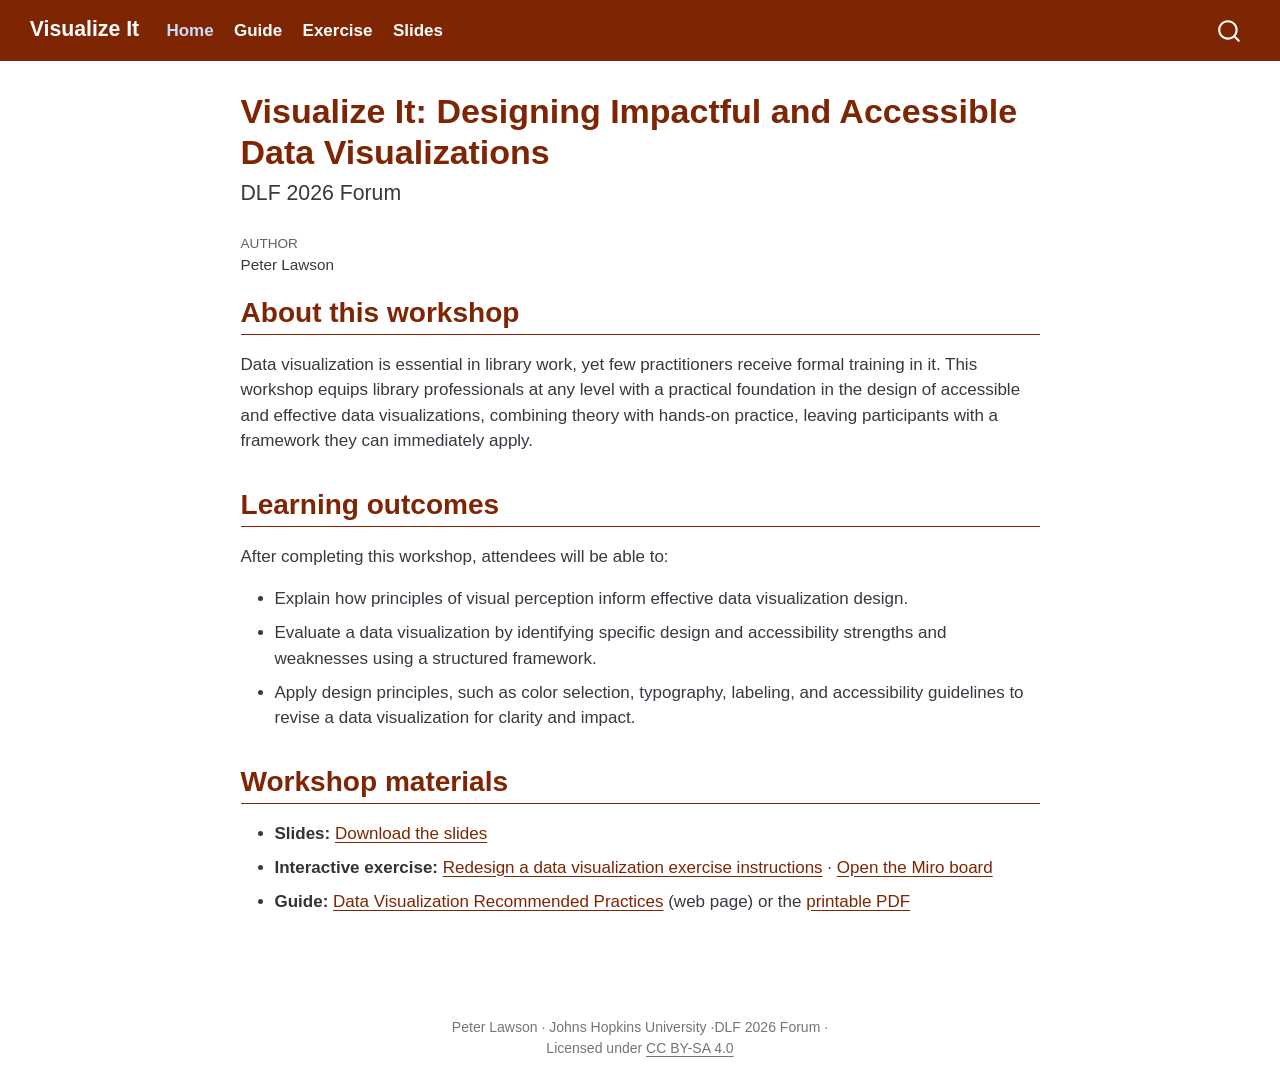
<file: docs/index.html>
<!DOCTYPE html>
<html xmlns="http://www.w3.org/1999/xhtml" lang="en" xml:lang="en"><head>

<meta charset="utf-8">
<meta name="generator" content="quarto-1.10.18">

<meta name="viewport" content="width=device-width, initial-scale=1.0, user-scalable=yes">

<meta name="author" content="Peter Lawson">

<title>Visualize It: Designing Impactful and Accessible Data Visualizations – Visualize It</title>
<style>
/* Default styles provided by pandoc.
** See https://pandoc.org/MANUAL.html#variables-for-html for config info.
*/
span.smallcaps{font-variant: small-caps;}
div.columns{display: flex; gap: 1.5em;}
div.column{flex: auto;}
@media screen {
div.columns{gap: min(4vw, 1.5em);}
div.column{overflow-x: auto;}
}
div.hanging-indent{margin-left: 1.5em; text-indent: -1.5em;}
ul.task-list{list-style: none;}
ul.task-list li input[type="checkbox"] {
  width: 0.8em;
  margin: 0 0.8em 0.2em -1em; /* quarto-specific, see https://github.com/quarto-dev/quarto-cli/issues/4556 */ 
  vertical-align: middle;
}
</style>


<script src="site_libs/quarto-nav/quarto-nav.js"></script>
<script src="site_libs/quarto-nav/headroom.min.js"></script>
<script src="site_libs/clipboard/clipboard.min.js"></script>
<script src="site_libs/quarto-search/autocomplete.umd.js"></script>
<script src="site_libs/quarto-search/fuse.min.js"></script>
<script src="site_libs/quarto-search/quarto-search.js"></script>
<meta name="quarto:offset" content="./">
<script src="site_libs/quarto-html/quarto.js" type="module"></script>
<script src="site_libs/quarto-html/tabsets/tabsets.js" type="module"></script>
<script src="site_libs/quarto-html/popper.min.js"></script>
<script src="site_libs/quarto-html/tippy.umd.min.js"></script>
<script src="site_libs/quarto-html/anchor.min.js"></script>
<link href="site_libs/quarto-html/tippy.css" rel="stylesheet">
<link href="site_libs/quarto-html/quarto-syntax-highlighting-64a204ab8560d761af7679ceaba22944.css" rel="stylesheet" id="quarto-text-highlighting-styles">
<script src="site_libs/bootstrap/bootstrap.min.js"></script>
<link href="site_libs/bootstrap/bootstrap-icons.css" rel="stylesheet">
<link href="site_libs/bootstrap/bootstrap-1c225504b651b52d7ceb7165f9ae1295.min.css" rel="stylesheet" append-hash="true" id="quarto-bootstrap" data-mode="light">
<script id="quarto-search-options" type="application/json">{
  "location": "navbar",
  "copy-button": false,
  "collapse-after": 3,
  "panel-placement": "end",
  "type": "overlay",
  "limit": 50,
  "keyboard-shortcut": [
    "f",
    "/",
    "s"
  ],
  "show-item-context": false,
  "language": {
    "search-no-results-text": "No results",
    "search-matching-documents-text": "matching documents",
    "search-copy-link-title": "Copy link to search",
    "search-hide-matches-text": "Hide additional matches",
    "search-more-match-text": "more match in this document",
    "search-more-matches-text": "more matches in this document",
    "search-clear-button-title": "Clear",
    "search-text-placeholder": "",
    "search-detached-cancel-button-title": "Cancel",
    "search-submit-button-title": "Submit",
    "search-label": "Search"
  }
}</script>


<link rel="stylesheet" href="styles.css">
</head>

<body class="nav-fixed fullcontent quarto-light">

<div id="quarto-search-results"></div>
  <header id="quarto-header" class="headroom fixed-top">
    <nav class="navbar navbar-expand-lg " data-bs-theme="dark">
      <div class="navbar-container container-fluid">
      <div class="navbar-brand-container mx-auto">
    <a class="navbar-brand" href="./index.html">
    <span class="navbar-title">Visualize It</span>
    </a>
  </div>
            <div id="quarto-search" class="" title="Search"></div>
          <button class="navbar-toggler" type="button" data-bs-toggle="collapse" data-bs-target="#navbarCollapse" aria-controls="navbarCollapse" role="menu" aria-expanded="false" aria-label="Toggle navigation" onclick="if (window.quartoToggleHeadroom) { window.quartoToggleHeadroom(); }">
  <span class="navbar-toggler-icon"></span>
</button>
          <div class="collapse navbar-collapse" id="navbarCollapse">
            <ul class="navbar-nav navbar-nav-scroll me-auto">
  <li class="nav-item">
    <a class="nav-link active" href="./index.html" aria-current="page"> 
<span class="menu-text">Home</span></a>
  </li>  
  <li class="nav-item">
    <a class="nav-link" href="./handout.html"> 
<span class="menu-text">Guide</span></a>
  </li>  
  <li class="nav-item">
    <a class="nav-link" href="./exercise.html"> 
<span class="menu-text">Exercise</span></a>
  </li>  
  <li class="nav-item">
    <a class="nav-link" href="https://zenodo.org/records/23396238" target="_blank"> 
<span class="menu-text">Slides</span></a>
  </li>  
</ul>
          </div> <!-- /navcollapse -->
            <div class="quarto-navbar-tools">
</div>
      </div> <!-- /container-fluid -->
    </nav>
</header>
<!-- content -->
<div id="quarto-content" class="quarto-container page-columns page-rows-contents page-layout-article page-navbar">
<!-- sidebar -->
<!-- margin-sidebar -->
    
<!-- main -->
<main class="content" id="quarto-document-content">

<header id="title-block-header" class="quarto-title-block default">
<div class="quarto-title">
<h1 class="title">Visualize It: Designing Impactful and Accessible Data Visualizations</h1>
<p class="subtitle lead">DLF 2026 Forum</p>
</div>



<div class="quarto-title-meta">

    <div>
    <div class="quarto-title-meta-heading">Author</div>
    <div class="quarto-title-meta-contents">
             <p>Peter Lawson </p>
          </div>
  </div>
    
  
    
  </div>
  


</header>


<section id="about-this-workshop" class="level2">
<h2 class="anchored" data-anchor-id="about-this-workshop">About this workshop</h2>
<p>Data visualization is essential in library work, yet few practitioners receive formal training in it. This workshop equips library professionals at any level with a practical foundation in the design of accessible and effective data visualizations, combining theory with hands-on practice, leaving participants with a framework they can immediately apply.</p>
</section>
<section id="learning-outcomes" class="level2">
<h2 class="anchored" data-anchor-id="learning-outcomes">Learning outcomes</h2>
<p>After completing this workshop, attendees will be able to:</p>
<ul>
<li>Explain how principles of visual perception inform effective data visualization design.</li>
<li>Evaluate a data visualization by identifying specific design and accessibility strengths and weaknesses using a structured framework.</li>
<li>Apply design principles, such as color selection, typography, labeling, and accessibility guidelines to revise a data visualization for clarity and impact.</li>
</ul>
</section>
<section id="workshop-materials" class="level2">
<h2 class="anchored" data-anchor-id="workshop-materials">Workshop materials</h2>
<ul>
<li><strong>Slides:</strong> <a href="https://zenodo.org/records/23396238" target="_blank" rel="noopener">Download the slides</a></li>
<li><strong>Interactive exercise:</strong> <a href="./exercise.html">Redesign a data visualization exercise instructions</a> · <a href="https://bit.ly/dlf-vis-it-exercise" target="_blank" rel="noopener">Open the Miro board</a></li>
<li><strong>Guide:</strong> <a href="./handout.html" target="_blank" rel="noopener">Data Visualization Recommended Practices</a> (web page) or the <a href="materials/Visualize_It_Handout.pdf" target="_blank" rel="noopener">printable PDF</a></li>
</ul>


</section>

</main> <!-- /main -->
<script id="quarto-html-after-body" type="application/javascript">
  window.document.addEventListener("DOMContentLoaded", function (event) {
    const icon = "";
    const anchorJS = new window.AnchorJS();
    anchorJS.options = {
      placement: 'right',
      icon: icon
    };
    anchorJS.add('.anchored');
    const isCodeAnnotation = (el) => {
      for (const clz of el.classList) {
        if (clz.startsWith('code-annotation-')) {                     
          return true;
        }
      }
      return false;
    }
    const onCopySuccess = function(e) {
      // button target
      const button = e.trigger;
      // don't keep focus
      button.blur();
      // flash "checked"
      button.classList.add('code-copy-button-checked');
      var currentTitle = button.getAttribute("title");
      button.setAttribute("title", "Copied!");
      let tooltip;
      if (window.bootstrap) {
        button.setAttribute("data-bs-toggle", "tooltip");
        button.setAttribute("data-bs-placement", "left");
        button.setAttribute("data-bs-title", "Copied!");
        tooltip = new bootstrap.Tooltip(button, 
          { trigger: "manual", 
            customClass: "code-copy-button-tooltip",
            offset: [0, -8]});
        tooltip.show();    
      }
      setTimeout(function() {
        if (tooltip) {
          tooltip.hide();
          button.removeAttribute("data-bs-title");
          button.removeAttribute("data-bs-toggle");
          button.removeAttribute("data-bs-placement");
        }
        button.setAttribute("title", currentTitle);
        button.classList.remove('code-copy-button-checked');
      }, 1000);
      // clear code selection
      e.clearSelection();
    }
    const getTextToCopy = function(trigger) {
      const outerScaffold = trigger.parentElement.cloneNode(true);
      const codeEl = outerScaffold.querySelector('code');
      for (const childEl of codeEl.children) {
        if (isCodeAnnotation(childEl)) {
          childEl.remove();
        }
      }
      return codeEl.innerText;
    }
    const clipboard = new window.ClipboardJS('.code-copy-button:not([data-in-quarto-modal])', {
      text: getTextToCopy
    });
    clipboard.on('success', onCopySuccess);
    if (window.document.getElementById('quarto-embedded-source-code-modal')) {
      const clipboardModal = new window.ClipboardJS('.code-copy-button[data-in-quarto-modal]', {
        text: getTextToCopy,
        container: window.document.getElementById('quarto-embedded-source-code-modal')
      });
      clipboardModal.on('success', onCopySuccess);
    }
      var localhostRegex = new RegExp(/^(?:http|https):\/\/localhost\:?[0-9]*\//);
      var mailtoRegex = new RegExp(/^mailto:/);
        var filterRegex = new RegExp('/' + window.location.host + '/');
      var isInternal = (href) => {
          return filterRegex.test(href) || localhostRegex.test(href) || mailtoRegex.test(href);
      }
      // Inspect non-navigation links and adorn them if external
     var links = window.document.querySelectorAll('a[href]:not(.nav-link):not(.navbar-brand):not(.toc-action):not(.sidebar-link):not(.sidebar-item-toggle):not(.pagination-link):not(.no-external):not([aria-hidden]):not(.dropdown-item):not(.quarto-navigation-tool):not(.about-link)');
      for (var i=0; i<links.length; i++) {
        const link = links[i];
        if (!isInternal(link.href)) {
          // undo the damage that might have been done by quarto-nav.js in the case of
          // links that we want to consider external
          if (link.dataset.originalHref !== undefined) {
            link.href = link.dataset.originalHref;
          }
            // target, if specified
            link.setAttribute("target", "_blank");
            if (link.getAttribute("rel") === null) {
              link.setAttribute("rel", "noopener");
            }
        }
      }
    function tippyHover(el, contentFn, onTriggerFn, onUntriggerFn) {
      const config = {
        allowHTML: true,
        maxWidth: 500,
        delay: 100,
        arrow: false,
        appendTo: function(el) {
            return el.parentElement;
        },
        interactive: true,
        interactiveBorder: 10,
        theme: 'quarto',
        placement: 'bottom-start',
      };
      if (contentFn) {
        config.content = contentFn;
      }
      if (onTriggerFn) {
        config.onTrigger = onTriggerFn;
      }
      if (onUntriggerFn) {
        config.onUntrigger = onUntriggerFn;
      }
      window.tippy(el, config); 
    }
    const noterefs = window.document.querySelectorAll('a[role="doc-noteref"]');
    for (var i=0; i<noterefs.length; i++) {
      const ref = noterefs[i];
      tippyHover(ref, function() {
        // use id or data attribute instead here
        let href = ref.getAttribute('data-footnote-href') || ref.getAttribute('href');
        try { href = new URL(href).hash; } catch {}
        const id = href.replace(/^#\/?/, "");
        const note = window.document.getElementById(id);
        if (note) {
          return note.innerHTML;
        } else {
          return "";
        }
      });
    }
    const xrefs = window.document.querySelectorAll('a.quarto-xref');
    const processXRef = (id, note) => {
      // Strip column container classes
      const stripColumnClz = (el) => {
        el.classList.remove("page-full", "page-columns");
        if (el.children) {
          for (const child of el.children) {
            stripColumnClz(child);
          }
        }
      }
      stripColumnClz(note)
      if (id === null || id.startsWith('sec-')) {
        // Special case sections, only their first couple elements
        const container = document.createElement("div");
        if (note.children && note.children.length > 2) {
          container.appendChild(note.children[0].cloneNode(true));
          for (let i = 1; i < note.children.length; i++) {
            const child = note.children[i];
            if (child.tagName === "P" && child.innerText === "") {
              continue;
            } else {
              container.appendChild(child.cloneNode(true));
              break;
            }
          }
          if (window.Quarto?.typesetMath) {
            window.Quarto.typesetMath(container);
          }
          return container.innerHTML
        } else {
          if (window.Quarto?.typesetMath) {
            window.Quarto.typesetMath(note);
          }
          return note.innerHTML;
        }
      } else {
        // Remove any anchor links if they are present
        const anchorLink = note.querySelector('a.anchorjs-link');
        if (anchorLink) {
          anchorLink.remove();
        }
        if (window.Quarto?.typesetMath) {
          window.Quarto.typesetMath(note);
        }
        if (note.classList.contains("callout")) {
          return note.outerHTML;
        } else {
          return note.innerHTML;
        }
      }
    }
    for (var i=0; i<xrefs.length; i++) {
      const xref = xrefs[i];
      tippyHover(xref, undefined, function(instance) {
        instance.disable();
        let url = xref.getAttribute('href');
        let hash = undefined; 
        if (url.startsWith('#')) {
          hash = url;
        } else {
          try { hash = new URL(url).hash; } catch {}
        }
        if (hash) {
          const id = hash.replace(/^#\/?/, "");
          const note = window.document.getElementById(id);
          if (note !== null) {
            try {
              const html = processXRef(id, note.cloneNode(true));
              instance.setContent(html);
            } finally {
              instance.enable();
              instance.show();
            }
          } else {
            // See if we can fetch this
            fetch(url.split('#')[0])
            .then(res => res.text())
            .then(html => {
              const parser = new DOMParser();
              const htmlDoc = parser.parseFromString(html, "text/html");
              const note = htmlDoc.getElementById(id);
              if (note !== null) {
                const html = processXRef(id, note);
                instance.setContent(html);
              } 
            }).finally(() => {
              instance.enable();
              instance.show();
            });
          }
        } else {
          // See if we can fetch a full url (with no hash to target)
          // This is a special case and we should probably do some content thinning / targeting
          fetch(url)
          .then(res => res.text())
          .then(html => {
            const parser = new DOMParser();
            const htmlDoc = parser.parseFromString(html, "text/html");
            const note = htmlDoc.querySelector('main.content');
            if (note !== null) {
              // This should only happen for chapter cross references
              // (since there is no id in the URL)
              // remove the first header
              if (note.children.length > 0 && note.children[0].tagName === "HEADER") {
                note.children[0].remove();
              }
              const html = processXRef(null, note);
              instance.setContent(html);
            } 
          }).finally(() => {
            instance.enable();
            instance.show();
          });
        }
      }, function(instance) {
      });
    }
        let selectedAnnoteEl;
        const selectorForAnnotation = ( cell, annotation) => {
          let cellAttr = 'data-code-cell="' + cell + '"';
          let lineAttr = 'data-code-annotation="' +  annotation + '"';
          const selector = 'span[' + cellAttr + '][' + lineAttr + ']';
          return selector;
        }
        const selectCodeLines = (annoteEl) => {
          const doc = window.document;
          const targetCell = annoteEl.getAttribute("data-target-cell");
          const targetAnnotation = annoteEl.getAttribute("data-target-annotation");
          const annoteSpan = window.document.querySelector(selectorForAnnotation(targetCell, targetAnnotation));
          const lines = annoteSpan.getAttribute("data-code-lines").split(",");
          const lineIds = lines.map((line) => {
            return targetCell + "-" + line;
          })
          let top = null;
          let height = null;
          let parent = null;
          if (lineIds.length > 0) {
              //compute the position of the single el (top and bottom and make a div)
              const el = window.document.getElementById(lineIds[0]);
              top = el.offsetTop;
              height = el.offsetHeight;
              parent = el.parentElement.parentElement;
            if (lineIds.length > 1) {
              const lastEl = window.document.getElementById(lineIds[lineIds.length - 1]);
              const bottom = lastEl.offsetTop + lastEl.offsetHeight;
              height = bottom - top;
            }
            if (top !== null && height !== null && parent !== null) {
              // cook up a div (if necessary) and position it 
              let div = window.document.getElementById("code-annotation-line-highlight");
              if (div === null) {
                div = window.document.createElement("div");
                div.setAttribute("id", "code-annotation-line-highlight");
                div.style.position = 'absolute';
                parent.appendChild(div);
              }
              div.style.top = top - 2 + "px";
              div.style.height = height + 4 + "px";
              div.style.left = 0;
              let gutterDiv = window.document.getElementById("code-annotation-line-highlight-gutter");
              if (gutterDiv === null) {
                gutterDiv = window.document.createElement("div");
                gutterDiv.setAttribute("id", "code-annotation-line-highlight-gutter");
                gutterDiv.style.position = 'absolute';
                const codeCell = window.document.getElementById(targetCell);
                const gutter = codeCell.querySelector('.code-annotation-gutter');
                gutter.appendChild(gutterDiv);
              }
              gutterDiv.style.top = top - 2 + "px";
              gutterDiv.style.height = height + 4 + "px";
            }
            selectedAnnoteEl = annoteEl;
          }
        };
        const unselectCodeLines = () => {
          const elementsIds = ["code-annotation-line-highlight", "code-annotation-line-highlight-gutter"];
          elementsIds.forEach((elId) => {
            const div = window.document.getElementById(elId);
            if (div) {
              div.remove();
            }
          });
          selectedAnnoteEl = undefined;
        };
          // Handle positioning of the toggle
      window.addEventListener(
        "resize",
        throttle(() => {
          elRect = undefined;
          if (selectedAnnoteEl) {
            selectCodeLines(selectedAnnoteEl);
          }
        }, 10)
      );
      function throttle(fn, ms) {
      let throttle = false;
      let timer;
        return (...args) => {
          if(!throttle) { // first call gets through
              fn.apply(this, args);
              throttle = true;
          } else { // all the others get throttled
              if(timer) clearTimeout(timer); // cancel #2
              timer = setTimeout(() => {
                fn.apply(this, args);
                timer = throttle = false;
              }, ms);
          }
        };
      }
        // Attach click handler to the DT
        const annoteDls = window.document.querySelectorAll('dt[data-target-cell]');
        for (const annoteDlNode of annoteDls) {
          annoteDlNode.addEventListener('click', (event) => {
            const clickedEl = event.target;
            if (clickedEl !== selectedAnnoteEl) {
              unselectCodeLines();
              const activeEl = window.document.querySelector('dt[data-target-cell].code-annotation-active');
              if (activeEl) {
                activeEl.classList.remove('code-annotation-active');
              }
              selectCodeLines(clickedEl);
              clickedEl.classList.add('code-annotation-active');
            } else {
              // Unselect the line
              unselectCodeLines();
              clickedEl.classList.remove('code-annotation-active');
            }
          });
        }
    const findCites = (el) => {
      const parentEl = el.parentElement;
      if (parentEl) {
        const cites = parentEl.dataset.cites;
        if (cites) {
          return {
            el,
            cites: cites.split(' ')
          };
        } else {
          return findCites(el.parentElement)
        }
      } else {
        return undefined;
      }
    };
    var bibliorefs = window.document.querySelectorAll('a[role="doc-biblioref"]');
    for (var i=0; i<bibliorefs.length; i++) {
      const ref = bibliorefs[i];
      const citeInfo = findCites(ref);
      if (citeInfo) {
        tippyHover(citeInfo.el, function() {
          var popup = window.document.createElement('div');
          citeInfo.cites.forEach(function(cite) {
            var citeDiv = window.document.createElement('div');
            citeDiv.classList.add('hanging-indent');
            citeDiv.classList.add('csl-entry');
            var biblioDiv = window.document.getElementById('ref-' + cite);
            if (biblioDiv) {
              citeDiv.innerHTML = biblioDiv.innerHTML;
            }
            popup.appendChild(citeDiv);
          });
          return popup.innerHTML;
        });
      }
    }
  });
  </script>
</div> <!-- /content -->
<footer class="footer">
  <div class="nav-footer">
    <div class="nav-footer-left">
      &nbsp;
    </div>   
    <div class="nav-footer-center">
<p>Peter Lawson · Johns Hopkins University ·DLF 2026 Forum · Licensed under <a href="https://creativecommons.org/licenses/by-sa/4.0/" rel="license">CC BY-SA 4.0</a></p>
</div>
    <div class="nav-footer-right">
      &nbsp;
    </div>
  </div>
</footer>




</body></html>
</file>
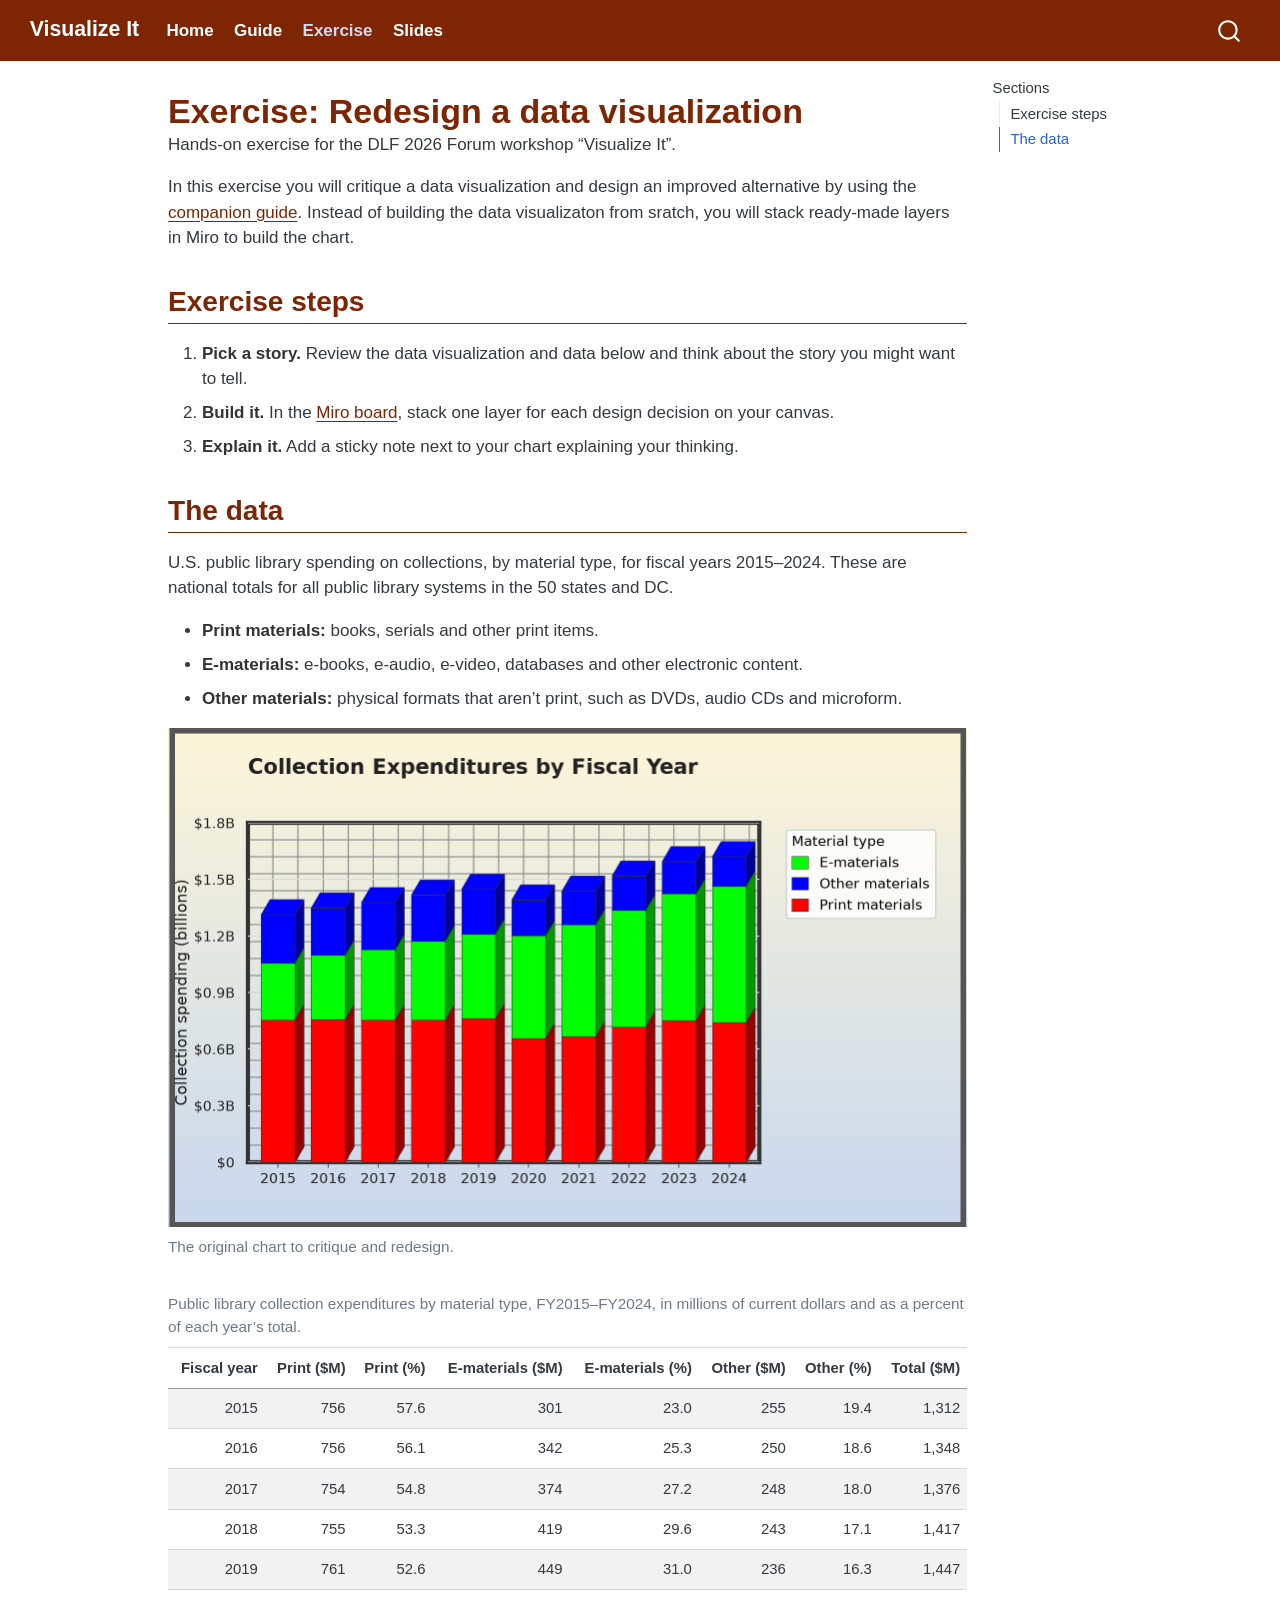
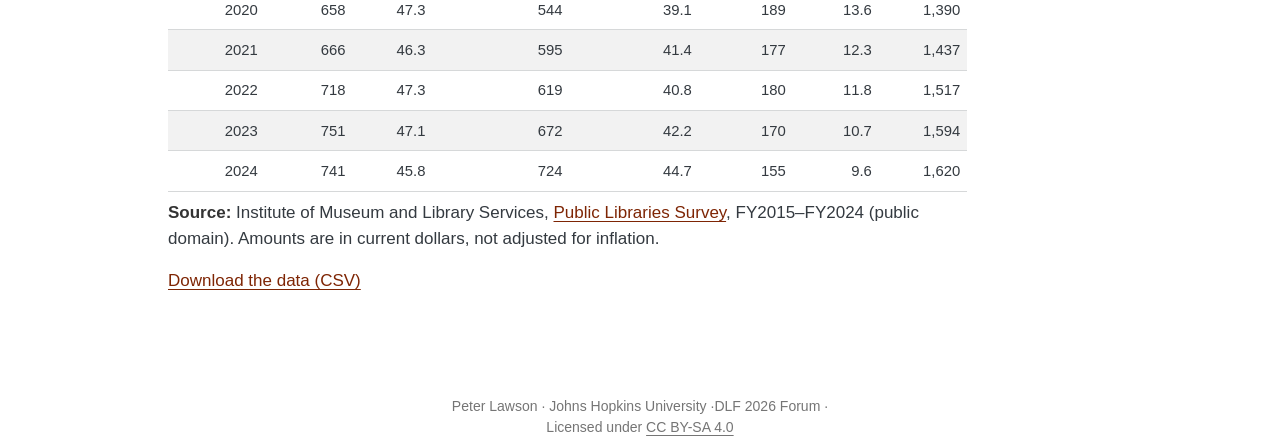
<file: docs/exercise.html>
<!DOCTYPE html>
<html xmlns="http://www.w3.org/1999/xhtml" lang="en" xml:lang="en"><head>

<meta charset="utf-8">
<meta name="generator" content="quarto-1.10.18">

<meta name="viewport" content="width=device-width, initial-scale=1.0, user-scalable=yes">

<meta name="description" content="Hands-on exercise for the DLF 2026 Forum workshop “Visualize It”.">

<title>Exercise: Redesign a data visualization – Visualize It</title>
<style>
/* Default styles provided by pandoc.
** See https://pandoc.org/MANUAL.html#variables-for-html for config info.
*/
span.smallcaps{font-variant: small-caps;}
div.columns{display: flex; gap: 1.5em;}
div.column{flex: auto;}
@media screen {
div.columns{gap: min(4vw, 1.5em);}
div.column{overflow-x: auto;}
}
div.hanging-indent{margin-left: 1.5em; text-indent: -1.5em;}
ul.task-list{list-style: none;}
ul.task-list li input[type="checkbox"] {
  width: 0.8em;
  margin: 0 0.8em 0.2em -1em; /* quarto-specific, see https://github.com/quarto-dev/quarto-cli/issues/4556 */ 
  vertical-align: middle;
}
</style>


<script src="site_libs/quarto-nav/quarto-nav.js"></script>
<script src="site_libs/quarto-nav/headroom.min.js"></script>
<script src="site_libs/clipboard/clipboard.min.js"></script>
<script src="site_libs/quarto-search/autocomplete.umd.js"></script>
<script src="site_libs/quarto-search/fuse.min.js"></script>
<script src="site_libs/quarto-search/quarto-search.js"></script>
<meta name="quarto:offset" content="./">
<script src="site_libs/quarto-html/quarto.js" type="module"></script>
<script src="site_libs/quarto-html/tabsets/tabsets.js" type="module"></script>
<script src="site_libs/quarto-html/popper.min.js"></script>
<script src="site_libs/quarto-html/tippy.umd.min.js"></script>
<script src="site_libs/quarto-html/anchor.min.js"></script>
<link href="site_libs/quarto-html/tippy.css" rel="stylesheet">
<link href="site_libs/quarto-html/quarto-syntax-highlighting-64a204ab8560d761af7679ceaba22944.css" rel="stylesheet" id="quarto-text-highlighting-styles">
<script src="site_libs/bootstrap/bootstrap.min.js"></script>
<link href="site_libs/bootstrap/bootstrap-icons.css" rel="stylesheet">
<link href="site_libs/bootstrap/bootstrap-1c225504b651b52d7ceb7165f9ae1295.min.css" rel="stylesheet" append-hash="true" id="quarto-bootstrap" data-mode="light">
<script id="quarto-search-options" type="application/json">{
  "location": "navbar",
  "copy-button": false,
  "collapse-after": 3,
  "panel-placement": "end",
  "type": "overlay",
  "limit": 50,
  "keyboard-shortcut": [
    "f",
    "/",
    "s"
  ],
  "show-item-context": false,
  "language": {
    "search-no-results-text": "No results",
    "search-matching-documents-text": "matching documents",
    "search-copy-link-title": "Copy link to search",
    "search-hide-matches-text": "Hide additional matches",
    "search-more-match-text": "more match in this document",
    "search-more-matches-text": "more matches in this document",
    "search-clear-button-title": "Clear",
    "search-text-placeholder": "",
    "search-detached-cancel-button-title": "Cancel",
    "search-submit-button-title": "Submit",
    "search-label": "Search"
  }
}</script>


<link rel="stylesheet" href="styles.css">
</head>

<body class="nav-fixed quarto-light">

<div id="quarto-search-results"></div>
  <header id="quarto-header" class="headroom fixed-top">
    <nav class="navbar navbar-expand-lg " data-bs-theme="dark">
      <div class="navbar-container container-fluid">
      <div class="navbar-brand-container mx-auto">
    <a class="navbar-brand" href="./index.html">
    <span class="navbar-title">Visualize It</span>
    </a>
  </div>
            <div id="quarto-search" class="" title="Search"></div>
          <button class="navbar-toggler" type="button" data-bs-toggle="collapse" data-bs-target="#navbarCollapse" aria-controls="navbarCollapse" role="menu" aria-expanded="false" aria-label="Toggle navigation" onclick="if (window.quartoToggleHeadroom) { window.quartoToggleHeadroom(); }">
  <span class="navbar-toggler-icon"></span>
</button>
          <div class="collapse navbar-collapse" id="navbarCollapse">
            <ul class="navbar-nav navbar-nav-scroll me-auto">
  <li class="nav-item">
    <a class="nav-link" href="./index.html"> 
<span class="menu-text">Home</span></a>
  </li>  
  <li class="nav-item">
    <a class="nav-link" href="./handout.html"> 
<span class="menu-text">Guide</span></a>
  </li>  
  <li class="nav-item">
    <a class="nav-link active" href="./exercise.html" aria-current="page"> 
<span class="menu-text">Exercise</span></a>
  </li>  
  <li class="nav-item">
    <a class="nav-link" href="https://zenodo.org/records/23396238" target="_blank"> 
<span class="menu-text">Slides</span></a>
  </li>  
</ul>
          </div> <!-- /navcollapse -->
            <div class="quarto-navbar-tools">
</div>
      </div> <!-- /container-fluid -->
    </nav>
</header>
<!-- content -->
<div id="quarto-content" class="quarto-container page-columns page-rows-contents page-layout-article page-navbar">
<!-- sidebar -->
<!-- margin-sidebar -->
    <div id="quarto-margin-sidebar" class="sidebar margin-sidebar">
        <nav id="TOC" role="doc-toc" class="toc-active">
    <h2 id="toc-title">Sections</h2>
   
  <ul>
  <li><a href="#exercise-steps" id="toc-exercise-steps" class="nav-link active" data-scroll-target="#exercise-steps">Exercise steps</a></li>
  <li><a href="#the-data" id="toc-the-data" class="nav-link" data-scroll-target="#the-data">The data</a></li>
  </ul>
</nav>
    </div>
<!-- main -->
<main class="content" id="quarto-document-content">

<header id="title-block-header" class="quarto-title-block default">
<div class="quarto-title">
<h1 class="title">Exercise: Redesign a data visualization</h1>
</div>

<div>
  <div class="description">
    Hands-on exercise for the DLF 2026 Forum workshop “Visualize It”.
  </div>
</div>


<div class="quarto-title-meta">

    
  
    
  </div>
  


</header>


<p>In this exercise you will critique a data visualization and design an improved alternative by using the <a href="./handout.html">companion guide</a>. Instead of building the data visualizaton from sratch, you will stack ready-made layers in Miro to build the chart.</p>
<section id="exercise-steps" class="level2">
<h2 class="anchored" data-anchor-id="exercise-steps">Exercise steps</h2>
<ol type="1">
<li><strong>Pick a story.</strong> Review the data visualization and data below and think about the story you might want to tell.</li>
<li><strong>Build it.</strong> In the <a href="https://bit.ly/dlf-vis-it-exercise" target="_blank" rel="noopener">Miro board</a>, stack one layer for each design decision on your canvas.</li>
<li><strong>Explain it.</strong> Add a sticky note next to your chart explaining your thinking.</li>
</ol>
</section>
<section id="the-data" class="level2">
<h2 class="anchored" data-anchor-id="the-data">The data</h2>
<p>U.S. public library spending on collections, by material type, for fiscal years 2015–2024. These are national totals for all public library systems in the 50 states and DC.</p>
<ul>
<li><strong>Print materials:</strong> books, serials and other print items.</li>
<li><strong>E-materials:</strong> e-books, e-audio, e-video, databases and other electronic content.</li>
<li><strong>Other materials:</strong> physical formats that aren’t print, such as DVDs, audio CDs and microform.</li>
</ul>
<div class="quarto-figure quarto-figure-center">
<figure class="figure">
<p><img src="materials/original-plot.png" class="img-fluid figure-img" alt="A 3D stacked bar chart titled 'Collection Expenditures by Fiscal Year' showing U.S. public library collection spending in billions of dollars from 2015 to 2024. Each bar stacks print materials in red at the bottom, e-materials in bright green in the middle and other materials in blue on top. The chart has a heavy dark border, a yellow-to-blue gradient background, dense gridlines and a legend that lists the materials in a different order from the stacks. The same data are in the table below."></p>
<figcaption>The original chart to critique and redesign.</figcaption>
</figure>
</div>
<div class="data-table">
<table class="table-striped table-hover caption-top table">
<caption>Public library collection expenditures by material type, FY2015–FY2024, in millions of current dollars and as a percent of each year’s total.</caption>
<colgroup>
<col style="width: 12%">
<col style="width: 12%">
<col style="width: 12%">
<col style="width: 12%">
<col style="width: 12%">
<col style="width: 12%">
<col style="width: 12%">
<col style="width: 12%">
</colgroup>
<thead>
<tr class="header">
<th style="text-align: right;">Fiscal year</th>
<th style="text-align: right;">Print ($M)</th>
<th style="text-align: right;">Print (%)</th>
<th style="text-align: right;">E-materials ($M)</th>
<th style="text-align: right;">E-materials (%)</th>
<th style="text-align: right;">Other ($M)</th>
<th style="text-align: right;">Other (%)</th>
<th style="text-align: right;">Total ($M)</th>
</tr>
</thead>
<tbody>
<tr class="odd">
<td style="text-align: right;">2015</td>
<td style="text-align: right;">756</td>
<td style="text-align: right;">57.6</td>
<td style="text-align: right;">301</td>
<td style="text-align: right;">23.0</td>
<td style="text-align: right;">255</td>
<td style="text-align: right;">19.4</td>
<td style="text-align: right;">1,312</td>
</tr>
<tr class="even">
<td style="text-align: right;">2016</td>
<td style="text-align: right;">756</td>
<td style="text-align: right;">56.1</td>
<td style="text-align: right;">342</td>
<td style="text-align: right;">25.3</td>
<td style="text-align: right;">250</td>
<td style="text-align: right;">18.6</td>
<td style="text-align: right;">1,348</td>
</tr>
<tr class="odd">
<td style="text-align: right;">2017</td>
<td style="text-align: right;">754</td>
<td style="text-align: right;">54.8</td>
<td style="text-align: right;">374</td>
<td style="text-align: right;">27.2</td>
<td style="text-align: right;">248</td>
<td style="text-align: right;">18.0</td>
<td style="text-align: right;">1,376</td>
</tr>
<tr class="even">
<td style="text-align: right;">2018</td>
<td style="text-align: right;">755</td>
<td style="text-align: right;">53.3</td>
<td style="text-align: right;">419</td>
<td style="text-align: right;">29.6</td>
<td style="text-align: right;">243</td>
<td style="text-align: right;">17.1</td>
<td style="text-align: right;">1,417</td>
</tr>
<tr class="odd">
<td style="text-align: right;">2019</td>
<td style="text-align: right;">761</td>
<td style="text-align: right;">52.6</td>
<td style="text-align: right;">449</td>
<td style="text-align: right;">31.0</td>
<td style="text-align: right;">236</td>
<td style="text-align: right;">16.3</td>
<td style="text-align: right;">1,447</td>
</tr>
<tr class="even">
<td style="text-align: right;">2020</td>
<td style="text-align: right;">658</td>
<td style="text-align: right;">47.3</td>
<td style="text-align: right;">544</td>
<td style="text-align: right;">39.1</td>
<td style="text-align: right;">189</td>
<td style="text-align: right;">13.6</td>
<td style="text-align: right;">1,390</td>
</tr>
<tr class="odd">
<td style="text-align: right;">2021</td>
<td style="text-align: right;">666</td>
<td style="text-align: right;">46.3</td>
<td style="text-align: right;">595</td>
<td style="text-align: right;">41.4</td>
<td style="text-align: right;">177</td>
<td style="text-align: right;">12.3</td>
<td style="text-align: right;">1,437</td>
</tr>
<tr class="even">
<td style="text-align: right;">2022</td>
<td style="text-align: right;">718</td>
<td style="text-align: right;">47.3</td>
<td style="text-align: right;">619</td>
<td style="text-align: right;">40.8</td>
<td style="text-align: right;">180</td>
<td style="text-align: right;">11.8</td>
<td style="text-align: right;">1,517</td>
</tr>
<tr class="odd">
<td style="text-align: right;">2023</td>
<td style="text-align: right;">751</td>
<td style="text-align: right;">47.1</td>
<td style="text-align: right;">672</td>
<td style="text-align: right;">42.2</td>
<td style="text-align: right;">170</td>
<td style="text-align: right;">10.7</td>
<td style="text-align: right;">1,594</td>
</tr>
<tr class="even">
<td style="text-align: right;">2024</td>
<td style="text-align: right;">741</td>
<td style="text-align: right;">45.8</td>
<td style="text-align: right;">724</td>
<td style="text-align: right;">44.7</td>
<td style="text-align: right;">155</td>
<td style="text-align: right;">9.6</td>
<td style="text-align: right;">1,620</td>
</tr>
</tbody>
</table>
</div>
<p><strong>Source:</strong> Institute of Museum and Library Services, <a href="https://www.imls.gov/research-evaluation/surveys/public-libraries-survey-pls" target="_blank" rel="noopener">Public Libraries Survey</a>, FY2015–FY2024 (public domain). Amounts are in current dollars, not adjusted for inflation.</p>
<p><a href="data/collection_expenditures.csv" download="collection_expenditures.csv">Download the data (CSV)</a></p>


</section>

</main> <!-- /main -->
<script id="quarto-html-after-body" type="application/javascript">
  window.document.addEventListener("DOMContentLoaded", function (event) {
    const icon = "";
    const anchorJS = new window.AnchorJS();
    anchorJS.options = {
      placement: 'right',
      icon: icon
    };
    anchorJS.add('.anchored');
    const isCodeAnnotation = (el) => {
      for (const clz of el.classList) {
        if (clz.startsWith('code-annotation-')) {                     
          return true;
        }
      }
      return false;
    }
    const onCopySuccess = function(e) {
      // button target
      const button = e.trigger;
      // don't keep focus
      button.blur();
      // flash "checked"
      button.classList.add('code-copy-button-checked');
      var currentTitle = button.getAttribute("title");
      button.setAttribute("title", "Copied!");
      let tooltip;
      if (window.bootstrap) {
        button.setAttribute("data-bs-toggle", "tooltip");
        button.setAttribute("data-bs-placement", "left");
        button.setAttribute("data-bs-title", "Copied!");
        tooltip = new bootstrap.Tooltip(button, 
          { trigger: "manual", 
            customClass: "code-copy-button-tooltip",
            offset: [0, -8]});
        tooltip.show();    
      }
      setTimeout(function() {
        if (tooltip) {
          tooltip.hide();
          button.removeAttribute("data-bs-title");
          button.removeAttribute("data-bs-toggle");
          button.removeAttribute("data-bs-placement");
        }
        button.setAttribute("title", currentTitle);
        button.classList.remove('code-copy-button-checked');
      }, 1000);
      // clear code selection
      e.clearSelection();
    }
    const getTextToCopy = function(trigger) {
      const outerScaffold = trigger.parentElement.cloneNode(true);
      const codeEl = outerScaffold.querySelector('code');
      for (const childEl of codeEl.children) {
        if (isCodeAnnotation(childEl)) {
          childEl.remove();
        }
      }
      return codeEl.innerText;
    }
    const clipboard = new window.ClipboardJS('.code-copy-button:not([data-in-quarto-modal])', {
      text: getTextToCopy
    });
    clipboard.on('success', onCopySuccess);
    if (window.document.getElementById('quarto-embedded-source-code-modal')) {
      const clipboardModal = new window.ClipboardJS('.code-copy-button[data-in-quarto-modal]', {
        text: getTextToCopy,
        container: window.document.getElementById('quarto-embedded-source-code-modal')
      });
      clipboardModal.on('success', onCopySuccess);
    }
      var localhostRegex = new RegExp(/^(?:http|https):\/\/localhost\:?[0-9]*\//);
      var mailtoRegex = new RegExp(/^mailto:/);
        var filterRegex = new RegExp('/' + window.location.host + '/');
      var isInternal = (href) => {
          return filterRegex.test(href) || localhostRegex.test(href) || mailtoRegex.test(href);
      }
      // Inspect non-navigation links and adorn them if external
     var links = window.document.querySelectorAll('a[href]:not(.nav-link):not(.navbar-brand):not(.toc-action):not(.sidebar-link):not(.sidebar-item-toggle):not(.pagination-link):not(.no-external):not([aria-hidden]):not(.dropdown-item):not(.quarto-navigation-tool):not(.about-link)');
      for (var i=0; i<links.length; i++) {
        const link = links[i];
        if (!isInternal(link.href)) {
          // undo the damage that might have been done by quarto-nav.js in the case of
          // links that we want to consider external
          if (link.dataset.originalHref !== undefined) {
            link.href = link.dataset.originalHref;
          }
            // target, if specified
            link.setAttribute("target", "_blank");
            if (link.getAttribute("rel") === null) {
              link.setAttribute("rel", "noopener");
            }
        }
      }
    function tippyHover(el, contentFn, onTriggerFn, onUntriggerFn) {
      const config = {
        allowHTML: true,
        maxWidth: 500,
        delay: 100,
        arrow: false,
        appendTo: function(el) {
            return el.parentElement;
        },
        interactive: true,
        interactiveBorder: 10,
        theme: 'quarto',
        placement: 'bottom-start',
      };
      if (contentFn) {
        config.content = contentFn;
      }
      if (onTriggerFn) {
        config.onTrigger = onTriggerFn;
      }
      if (onUntriggerFn) {
        config.onUntrigger = onUntriggerFn;
      }
      window.tippy(el, config); 
    }
    const noterefs = window.document.querySelectorAll('a[role="doc-noteref"]');
    for (var i=0; i<noterefs.length; i++) {
      const ref = noterefs[i];
      tippyHover(ref, function() {
        // use id or data attribute instead here
        let href = ref.getAttribute('data-footnote-href') || ref.getAttribute('href');
        try { href = new URL(href).hash; } catch {}
        const id = href.replace(/^#\/?/, "");
        const note = window.document.getElementById(id);
        if (note) {
          return note.innerHTML;
        } else {
          return "";
        }
      });
    }
    const xrefs = window.document.querySelectorAll('a.quarto-xref');
    const processXRef = (id, note) => {
      // Strip column container classes
      const stripColumnClz = (el) => {
        el.classList.remove("page-full", "page-columns");
        if (el.children) {
          for (const child of el.children) {
            stripColumnClz(child);
          }
        }
      }
      stripColumnClz(note)
      if (id === null || id.startsWith('sec-')) {
        // Special case sections, only their first couple elements
        const container = document.createElement("div");
        if (note.children && note.children.length > 2) {
          container.appendChild(note.children[0].cloneNode(true));
          for (let i = 1; i < note.children.length; i++) {
            const child = note.children[i];
            if (child.tagName === "P" && child.innerText === "") {
              continue;
            } else {
              container.appendChild(child.cloneNode(true));
              break;
            }
          }
          if (window.Quarto?.typesetMath) {
            window.Quarto.typesetMath(container);
          }
          return container.innerHTML
        } else {
          if (window.Quarto?.typesetMath) {
            window.Quarto.typesetMath(note);
          }
          return note.innerHTML;
        }
      } else {
        // Remove any anchor links if they are present
        const anchorLink = note.querySelector('a.anchorjs-link');
        if (anchorLink) {
          anchorLink.remove();
        }
        if (window.Quarto?.typesetMath) {
          window.Quarto.typesetMath(note);
        }
        if (note.classList.contains("callout")) {
          return note.outerHTML;
        } else {
          return note.innerHTML;
        }
      }
    }
    for (var i=0; i<xrefs.length; i++) {
      const xref = xrefs[i];
      tippyHover(xref, undefined, function(instance) {
        instance.disable();
        let url = xref.getAttribute('href');
        let hash = undefined; 
        if (url.startsWith('#')) {
          hash = url;
        } else {
          try { hash = new URL(url).hash; } catch {}
        }
        if (hash) {
          const id = hash.replace(/^#\/?/, "");
          const note = window.document.getElementById(id);
          if (note !== null) {
            try {
              const html = processXRef(id, note.cloneNode(true));
              instance.setContent(html);
            } finally {
              instance.enable();
              instance.show();
            }
          } else {
            // See if we can fetch this
            fetch(url.split('#')[0])
            .then(res => res.text())
            .then(html => {
              const parser = new DOMParser();
              const htmlDoc = parser.parseFromString(html, "text/html");
              const note = htmlDoc.getElementById(id);
              if (note !== null) {
                const html = processXRef(id, note);
                instance.setContent(html);
              } 
            }).finally(() => {
              instance.enable();
              instance.show();
            });
          }
        } else {
          // See if we can fetch a full url (with no hash to target)
          // This is a special case and we should probably do some content thinning / targeting
          fetch(url)
          .then(res => res.text())
          .then(html => {
            const parser = new DOMParser();
            const htmlDoc = parser.parseFromString(html, "text/html");
            const note = htmlDoc.querySelector('main.content');
            if (note !== null) {
              // This should only happen for chapter cross references
              // (since there is no id in the URL)
              // remove the first header
              if (note.children.length > 0 && note.children[0].tagName === "HEADER") {
                note.children[0].remove();
              }
              const html = processXRef(null, note);
              instance.setContent(html);
            } 
          }).finally(() => {
            instance.enable();
            instance.show();
          });
        }
      }, function(instance) {
      });
    }
        let selectedAnnoteEl;
        const selectorForAnnotation = ( cell, annotation) => {
          let cellAttr = 'data-code-cell="' + cell + '"';
          let lineAttr = 'data-code-annotation="' +  annotation + '"';
          const selector = 'span[' + cellAttr + '][' + lineAttr + ']';
          return selector;
        }
        const selectCodeLines = (annoteEl) => {
          const doc = window.document;
          const targetCell = annoteEl.getAttribute("data-target-cell");
          const targetAnnotation = annoteEl.getAttribute("data-target-annotation");
          const annoteSpan = window.document.querySelector(selectorForAnnotation(targetCell, targetAnnotation));
          const lines = annoteSpan.getAttribute("data-code-lines").split(",");
          const lineIds = lines.map((line) => {
            return targetCell + "-" + line;
          })
          let top = null;
          let height = null;
          let parent = null;
          if (lineIds.length > 0) {
              //compute the position of the single el (top and bottom and make a div)
              const el = window.document.getElementById(lineIds[0]);
              top = el.offsetTop;
              height = el.offsetHeight;
              parent = el.parentElement.parentElement;
            if (lineIds.length > 1) {
              const lastEl = window.document.getElementById(lineIds[lineIds.length - 1]);
              const bottom = lastEl.offsetTop + lastEl.offsetHeight;
              height = bottom - top;
            }
            if (top !== null && height !== null && parent !== null) {
              // cook up a div (if necessary) and position it 
              let div = window.document.getElementById("code-annotation-line-highlight");
              if (div === null) {
                div = window.document.createElement("div");
                div.setAttribute("id", "code-annotation-line-highlight");
                div.style.position = 'absolute';
                parent.appendChild(div);
              }
              div.style.top = top - 2 + "px";
              div.style.height = height + 4 + "px";
              div.style.left = 0;
              let gutterDiv = window.document.getElementById("code-annotation-line-highlight-gutter");
              if (gutterDiv === null) {
                gutterDiv = window.document.createElement("div");
                gutterDiv.setAttribute("id", "code-annotation-line-highlight-gutter");
                gutterDiv.style.position = 'absolute';
                const codeCell = window.document.getElementById(targetCell);
                const gutter = codeCell.querySelector('.code-annotation-gutter');
                gutter.appendChild(gutterDiv);
              }
              gutterDiv.style.top = top - 2 + "px";
              gutterDiv.style.height = height + 4 + "px";
            }
            selectedAnnoteEl = annoteEl;
          }
        };
        const unselectCodeLines = () => {
          const elementsIds = ["code-annotation-line-highlight", "code-annotation-line-highlight-gutter"];
          elementsIds.forEach((elId) => {
            const div = window.document.getElementById(elId);
            if (div) {
              div.remove();
            }
          });
          selectedAnnoteEl = undefined;
        };
          // Handle positioning of the toggle
      window.addEventListener(
        "resize",
        throttle(() => {
          elRect = undefined;
          if (selectedAnnoteEl) {
            selectCodeLines(selectedAnnoteEl);
          }
        }, 10)
      );
      function throttle(fn, ms) {
      let throttle = false;
      let timer;
        return (...args) => {
          if(!throttle) { // first call gets through
              fn.apply(this, args);
              throttle = true;
          } else { // all the others get throttled
              if(timer) clearTimeout(timer); // cancel #2
              timer = setTimeout(() => {
                fn.apply(this, args);
                timer = throttle = false;
              }, ms);
          }
        };
      }
        // Attach click handler to the DT
        const annoteDls = window.document.querySelectorAll('dt[data-target-cell]');
        for (const annoteDlNode of annoteDls) {
          annoteDlNode.addEventListener('click', (event) => {
            const clickedEl = event.target;
            if (clickedEl !== selectedAnnoteEl) {
              unselectCodeLines();
              const activeEl = window.document.querySelector('dt[data-target-cell].code-annotation-active');
              if (activeEl) {
                activeEl.classList.remove('code-annotation-active');
              }
              selectCodeLines(clickedEl);
              clickedEl.classList.add('code-annotation-active');
            } else {
              // Unselect the line
              unselectCodeLines();
              clickedEl.classList.remove('code-annotation-active');
            }
          });
        }
    const findCites = (el) => {
      const parentEl = el.parentElement;
      if (parentEl) {
        const cites = parentEl.dataset.cites;
        if (cites) {
          return {
            el,
            cites: cites.split(' ')
          };
        } else {
          return findCites(el.parentElement)
        }
      } else {
        return undefined;
      }
    };
    var bibliorefs = window.document.querySelectorAll('a[role="doc-biblioref"]');
    for (var i=0; i<bibliorefs.length; i++) {
      const ref = bibliorefs[i];
      const citeInfo = findCites(ref);
      if (citeInfo) {
        tippyHover(citeInfo.el, function() {
          var popup = window.document.createElement('div');
          citeInfo.cites.forEach(function(cite) {
            var citeDiv = window.document.createElement('div');
            citeDiv.classList.add('hanging-indent');
            citeDiv.classList.add('csl-entry');
            var biblioDiv = window.document.getElementById('ref-' + cite);
            if (biblioDiv) {
              citeDiv.innerHTML = biblioDiv.innerHTML;
            }
            popup.appendChild(citeDiv);
          });
          return popup.innerHTML;
        });
      }
    }
  });
  </script>
</div> <!-- /content -->
<footer class="footer">
  <div class="nav-footer">
    <div class="nav-footer-left">
      &nbsp;
    </div>   
    <div class="nav-footer-center">
<p>Peter Lawson · Johns Hopkins University ·DLF 2026 Forum · Licensed under <a href="https://creativecommons.org/licenses/by-sa/4.0/" rel="license">CC BY-SA 4.0</a></p>
</div>
    <div class="nav-footer-right">
      &nbsp;
    </div>
  </div>
</footer>




</body></html>
</file>
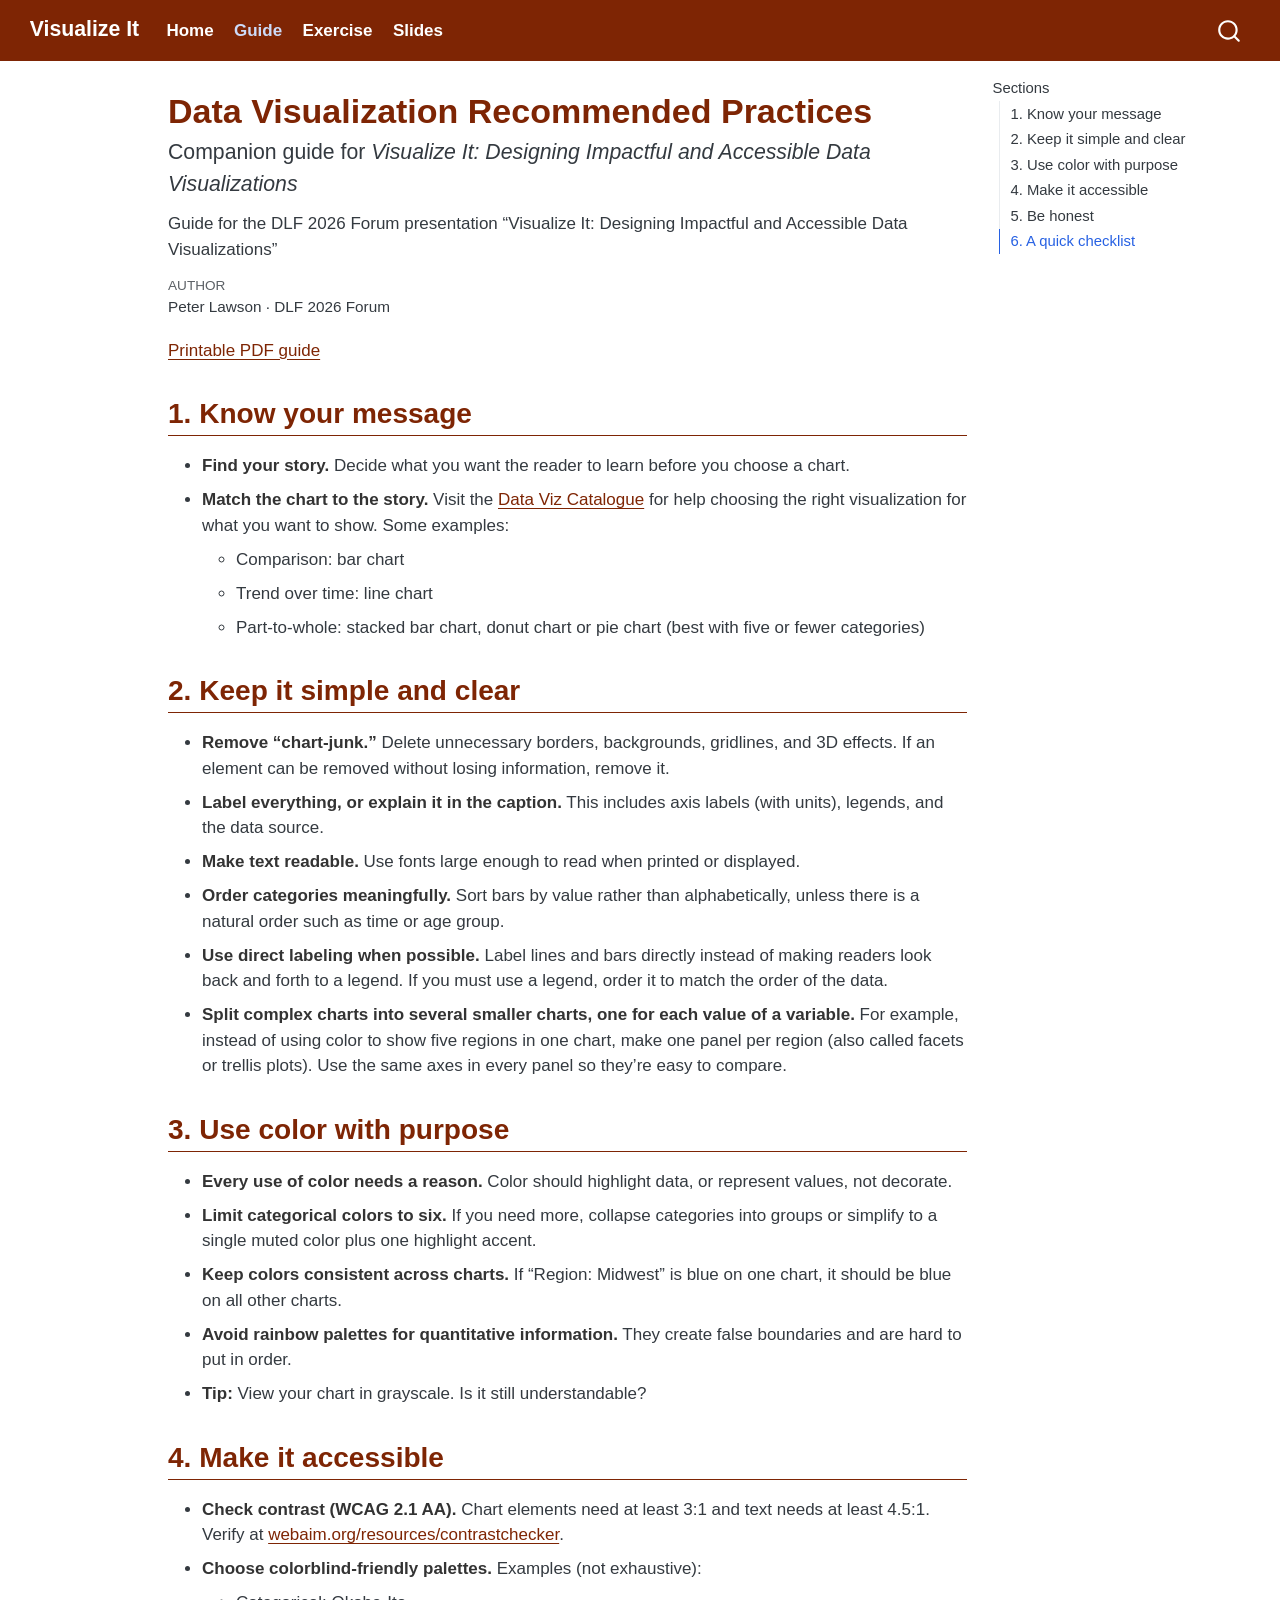
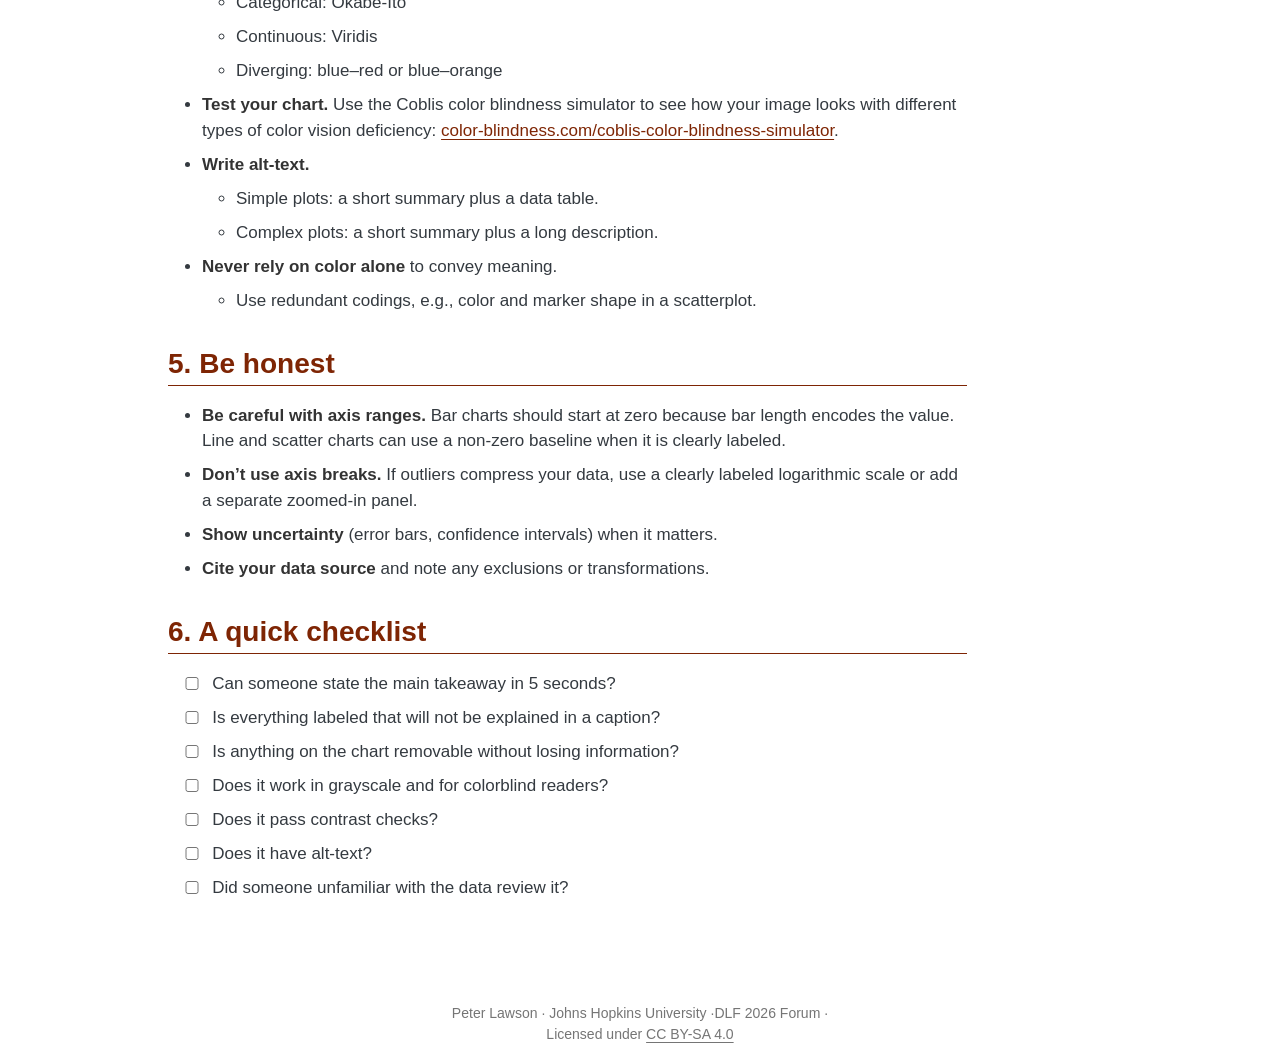
<file: docs/handout.html>
<!DOCTYPE html>
<html xmlns="http://www.w3.org/1999/xhtml" lang="en" xml:lang="en"><head>

<meta charset="utf-8">
<meta name="generator" content="quarto-1.10.18">

<meta name="viewport" content="width=device-width, initial-scale=1.0, user-scalable=yes">

<meta name="author" content="Peter Lawson · DLF 2026 Forum">
<meta name="description" content="Guide for the DLF 2026 Forum presentation “Visualize It: Designing Impactful and Accessible Data Visualizations”">

<title>Data Visualization Recommended Practices – Visualize It</title>
<style>
/* Default styles provided by pandoc.
** See https://pandoc.org/MANUAL.html#variables-for-html for config info.
*/
span.smallcaps{font-variant: small-caps;}
div.columns{display: flex; gap: 1.5em;}
div.column{flex: auto;}
@media screen {
div.columns{gap: min(4vw, 1.5em);}
div.column{overflow-x: auto;}
}
div.hanging-indent{margin-left: 1.5em; text-indent: -1.5em;}
ul.task-list{list-style: none;}
ul.task-list li input[type="checkbox"] {
  width: 0.8em;
  margin: 0 0.8em 0.2em -1em; /* quarto-specific, see https://github.com/quarto-dev/quarto-cli/issues/4556 */ 
  vertical-align: middle;
}
</style>


<script src="site_libs/quarto-nav/quarto-nav.js"></script>
<script src="site_libs/quarto-nav/headroom.min.js"></script>
<script src="site_libs/clipboard/clipboard.min.js"></script>
<script src="site_libs/quarto-search/autocomplete.umd.js"></script>
<script src="site_libs/quarto-search/fuse.min.js"></script>
<script src="site_libs/quarto-search/quarto-search.js"></script>
<meta name="quarto:offset" content="./">
<script src="site_libs/quarto-html/quarto.js" type="module"></script>
<script src="site_libs/quarto-html/tabsets/tabsets.js" type="module"></script>
<script src="site_libs/quarto-html/popper.min.js"></script>
<script src="site_libs/quarto-html/tippy.umd.min.js"></script>
<script src="site_libs/quarto-html/anchor.min.js"></script>
<link href="site_libs/quarto-html/tippy.css" rel="stylesheet">
<link href="site_libs/quarto-html/quarto-syntax-highlighting-64a204ab8560d761af7679ceaba22944.css" rel="stylesheet" id="quarto-text-highlighting-styles">
<script src="site_libs/bootstrap/bootstrap.min.js"></script>
<link href="site_libs/bootstrap/bootstrap-icons.css" rel="stylesheet">
<link href="site_libs/bootstrap/bootstrap-1c225504b651b52d7ceb7165f9ae1295.min.css" rel="stylesheet" append-hash="true" id="quarto-bootstrap" data-mode="light">
<script id="quarto-search-options" type="application/json">{
  "location": "navbar",
  "copy-button": false,
  "collapse-after": 3,
  "panel-placement": "end",
  "type": "overlay",
  "limit": 50,
  "keyboard-shortcut": [
    "f",
    "/",
    "s"
  ],
  "show-item-context": false,
  "language": {
    "search-no-results-text": "No results",
    "search-matching-documents-text": "matching documents",
    "search-copy-link-title": "Copy link to search",
    "search-hide-matches-text": "Hide additional matches",
    "search-more-match-text": "more match in this document",
    "search-more-matches-text": "more matches in this document",
    "search-clear-button-title": "Clear",
    "search-text-placeholder": "",
    "search-detached-cancel-button-title": "Cancel",
    "search-submit-button-title": "Submit",
    "search-label": "Search"
  }
}</script>


<link rel="stylesheet" href="styles.css">
</head>

<body class="nav-fixed quarto-light">

<div id="quarto-search-results"></div>
  <header id="quarto-header" class="headroom fixed-top">
    <nav class="navbar navbar-expand-lg " data-bs-theme="dark">
      <div class="navbar-container container-fluid">
      <div class="navbar-brand-container mx-auto">
    <a class="navbar-brand" href="./index.html">
    <span class="navbar-title">Visualize It</span>
    </a>
  </div>
            <div id="quarto-search" class="" title="Search"></div>
          <button class="navbar-toggler" type="button" data-bs-toggle="collapse" data-bs-target="#navbarCollapse" aria-controls="navbarCollapse" role="menu" aria-expanded="false" aria-label="Toggle navigation" onclick="if (window.quartoToggleHeadroom) { window.quartoToggleHeadroom(); }">
  <span class="navbar-toggler-icon"></span>
</button>
          <div class="collapse navbar-collapse" id="navbarCollapse">
            <ul class="navbar-nav navbar-nav-scroll me-auto">
  <li class="nav-item">
    <a class="nav-link" href="./index.html"> 
<span class="menu-text">Home</span></a>
  </li>  
  <li class="nav-item">
    <a class="nav-link active" href="./handout.html" aria-current="page"> 
<span class="menu-text">Guide</span></a>
  </li>  
  <li class="nav-item">
    <a class="nav-link" href="./exercise.html"> 
<span class="menu-text">Exercise</span></a>
  </li>  
  <li class="nav-item">
    <a class="nav-link" href="https://zenodo.org/records/23396238" target="_blank"> 
<span class="menu-text">Slides</span></a>
  </li>  
</ul>
          </div> <!-- /navcollapse -->
            <div class="quarto-navbar-tools">
</div>
      </div> <!-- /container-fluid -->
    </nav>
</header>
<!-- content -->
<div id="quarto-content" class="quarto-container page-columns page-rows-contents page-layout-article page-navbar">
<!-- sidebar -->
<!-- margin-sidebar -->
    <div id="quarto-margin-sidebar" class="sidebar margin-sidebar">
        <nav id="TOC" role="doc-toc" class="toc-active">
    <h2 id="toc-title">Sections</h2>
   
  <ul>
  <li><a href="#know-your-message" id="toc-know-your-message" class="nav-link active" data-scroll-target="#know-your-message">1. Know your message</a></li>
  <li><a href="#keep-it-simple-and-clear" id="toc-keep-it-simple-and-clear" class="nav-link" data-scroll-target="#keep-it-simple-and-clear">2. Keep it simple and clear</a></li>
  <li><a href="#use-color-with-purpose" id="toc-use-color-with-purpose" class="nav-link" data-scroll-target="#use-color-with-purpose">3. Use color with purpose</a></li>
  <li><a href="#make-it-accessible" id="toc-make-it-accessible" class="nav-link" data-scroll-target="#make-it-accessible">4. Make it accessible</a></li>
  <li><a href="#be-honest" id="toc-be-honest" class="nav-link" data-scroll-target="#be-honest">5. Be honest</a></li>
  <li><a href="#a-quick-checklist" id="toc-a-quick-checklist" class="nav-link" data-scroll-target="#a-quick-checklist">6. A quick checklist</a></li>
  </ul>
</nav>
    </div>
<!-- main -->
<main class="content" id="quarto-document-content">

<header id="title-block-header" class="quarto-title-block default">
<div class="quarto-title">
<h1 class="title">Data Visualization Recommended Practices</h1>
<p class="subtitle lead">Companion guide for <em>Visualize It: Designing Impactful and Accessible Data Visualizations</em></p>
</div>

<div>
  <div class="description">
    Guide for the DLF 2026 Forum presentation “Visualize It: Designing Impactful and Accessible Data Visualizations”
  </div>
</div>


<div class="quarto-title-meta">

    <div>
    <div class="quarto-title-meta-heading">Author</div>
    <div class="quarto-title-meta-contents">
             <p>Peter Lawson · DLF 2026 Forum </p>
          </div>
  </div>
    
  
    
  </div>
  


</header>


<p><a href="materials/Visualize_It_Handout.pdf" target="_blank" rel="noopener">Printable PDF guide</a></p>
<section id="know-your-message" class="level2">
<h2 class="anchored" data-anchor-id="know-your-message">1. Know your message</h2>
<ul>
<li><strong>Find your story.</strong> Decide what you want the reader to learn before you choose a chart.</li>
<li><strong>Match the chart to the story.</strong> Visit the <a href="https://datavizcatalogue.com/search.html">Data Viz Catalogue</a> for help choosing the right visualization for what you want to show. Some examples:
<ul>
<li>Comparison: bar chart</li>
<li>Trend over time: line chart</li>
<li>Part-to-whole: stacked bar chart, donut chart or pie chart (best with five or fewer categories)</li>
</ul></li>
</ul>
</section>
<section id="keep-it-simple-and-clear" class="level2">
<h2 class="anchored" data-anchor-id="keep-it-simple-and-clear">2. Keep it simple and clear</h2>
<ul>
<li><strong>Remove “chart-junk.”</strong> Delete unnecessary borders, backgrounds, gridlines, and 3D effects. If an element can be removed without losing information, remove it.</li>
<li><strong>Label everything, or explain it in the caption.</strong> This includes axis labels (with units), legends, and the data source.</li>
<li><strong>Make text readable.</strong> Use fonts large enough to read when printed or displayed.</li>
<li><strong>Order categories meaningfully.</strong> Sort bars by value rather than alphabetically, unless there is a natural order such as time or age group.</li>
<li><strong>Use direct labeling when possible.</strong> Label lines and bars directly instead of making readers look back and forth to a legend. If you must use a legend, order it to match the order of the data.</li>
<li><strong>Split complex charts into several smaller charts, one for each value of a variable.</strong> For example, instead of using color to show five regions in one chart, make one panel per region (also called facets or trellis plots). Use the same axes in every panel so they’re easy to compare.</li>
</ul>
</section>
<section id="use-color-with-purpose" class="level2">
<h2 class="anchored" data-anchor-id="use-color-with-purpose">3. Use color with purpose</h2>
<ul>
<li><strong>Every use of color needs a reason.</strong> Color should highlight data, or represent values, not decorate.</li>
<li><strong>Limit categorical colors to six.</strong> If you need more, collapse categories into groups or simplify to a single muted color plus one highlight accent.</li>
<li><strong>Keep colors consistent across charts.</strong> If “Region: Midwest” is blue on one chart, it should be blue on all other charts.</li>
<li><strong>Avoid rainbow palettes for quantitative information.</strong> They create false boundaries and are hard to put in order.</li>
<li><strong>Tip:</strong> View your chart in grayscale. Is it still understandable?</li>
</ul>
</section>
<section id="make-it-accessible" class="level2">
<h2 class="anchored" data-anchor-id="make-it-accessible">4. Make it accessible</h2>
<ul>
<li><strong>Check contrast (WCAG 2.1 AA).</strong> Chart elements need at least 3:1 and text needs at least 4.5:1. Verify at <a href="https://webaim.org/resources/contrastchecker/">webaim.org/resources/contrastchecker</a>.</li>
<li><strong>Choose colorblind-friendly palettes.</strong> Examples (not exhaustive):
<ul>
<li>Categorical: Okabe-Ito</li>
<li>Continuous: Viridis</li>
<li>Diverging: blue–red or blue–orange</li>
</ul></li>
<li><strong>Test your chart.</strong> Use the Coblis color blindness simulator to see how your image looks with different types of color vision deficiency: <a href="https://www.color-blindness.com/coblis-color-blindness-simulator/">color-blindness.com/coblis-color-blindness-simulator</a>.</li>
<li><strong>Write alt-text.</strong>
<ul>
<li>Simple plots: a short summary plus a data table.</li>
<li>Complex plots: a short summary plus a long description.</li>
</ul></li>
<li><strong>Never rely on color alone</strong> to convey meaning.
<ul>
<li>Use redundant codings, e.g., color and marker shape in a scatterplot.</li>
</ul></li>
</ul>
</section>
<section id="be-honest" class="level2">
<h2 class="anchored" data-anchor-id="be-honest">5. Be honest</h2>
<ul>
<li><strong>Be careful with axis ranges.</strong> Bar charts should start at zero because bar length encodes the value. Line and scatter charts can use a non-zero baseline when it is clearly labeled.</li>
<li><strong>Don’t use axis breaks.</strong> If outliers compress your data, use a clearly labeled logarithmic scale or add a separate zoomed-in panel.</li>
<li><strong>Show uncertainty</strong> (error bars, confidence intervals) when it matters.</li>
<li><strong>Cite your data source</strong> and note any exclusions or transformations.</li>
</ul>
</section>
<section id="a-quick-checklist" class="level2">
<h2 class="anchored" data-anchor-id="a-quick-checklist">6. A quick checklist</h2>
<div class="checklist">
<ul class="task-list">
<li><label><input type="checkbox">Can someone state the main takeaway in 5 seconds?</label></li>
<li><label><input type="checkbox">Is everything labeled that will not be explained in a caption?</label></li>
<li><label><input type="checkbox">Is anything on the chart removable without losing information?</label></li>
<li><label><input type="checkbox">Does it work in grayscale and for colorblind readers?</label></li>
<li><label><input type="checkbox">Does it pass contrast checks?</label></li>
<li><label><input type="checkbox">Does it have alt-text?</label></li>
<li><label><input type="checkbox">Did someone unfamiliar with the data review it?</label></li>
</ul>
</div>


</section>

</main> <!-- /main -->
<script id="quarto-html-after-body" type="application/javascript">
  window.document.addEventListener("DOMContentLoaded", function (event) {
    const icon = "";
    const anchorJS = new window.AnchorJS();
    anchorJS.options = {
      placement: 'right',
      icon: icon
    };
    anchorJS.add('.anchored');
    const isCodeAnnotation = (el) => {
      for (const clz of el.classList) {
        if (clz.startsWith('code-annotation-')) {                     
          return true;
        }
      }
      return false;
    }
    const onCopySuccess = function(e) {
      // button target
      const button = e.trigger;
      // don't keep focus
      button.blur();
      // flash "checked"
      button.classList.add('code-copy-button-checked');
      var currentTitle = button.getAttribute("title");
      button.setAttribute("title", "Copied!");
      let tooltip;
      if (window.bootstrap) {
        button.setAttribute("data-bs-toggle", "tooltip");
        button.setAttribute("data-bs-placement", "left");
        button.setAttribute("data-bs-title", "Copied!");
        tooltip = new bootstrap.Tooltip(button, 
          { trigger: "manual", 
            customClass: "code-copy-button-tooltip",
            offset: [0, -8]});
        tooltip.show();    
      }
      setTimeout(function() {
        if (tooltip) {
          tooltip.hide();
          button.removeAttribute("data-bs-title");
          button.removeAttribute("data-bs-toggle");
          button.removeAttribute("data-bs-placement");
        }
        button.setAttribute("title", currentTitle);
        button.classList.remove('code-copy-button-checked');
      }, 1000);
      // clear code selection
      e.clearSelection();
    }
    const getTextToCopy = function(trigger) {
      const outerScaffold = trigger.parentElement.cloneNode(true);
      const codeEl = outerScaffold.querySelector('code');
      for (const childEl of codeEl.children) {
        if (isCodeAnnotation(childEl)) {
          childEl.remove();
        }
      }
      return codeEl.innerText;
    }
    const clipboard = new window.ClipboardJS('.code-copy-button:not([data-in-quarto-modal])', {
      text: getTextToCopy
    });
    clipboard.on('success', onCopySuccess);
    if (window.document.getElementById('quarto-embedded-source-code-modal')) {
      const clipboardModal = new window.ClipboardJS('.code-copy-button[data-in-quarto-modal]', {
        text: getTextToCopy,
        container: window.document.getElementById('quarto-embedded-source-code-modal')
      });
      clipboardModal.on('success', onCopySuccess);
    }
      var localhostRegex = new RegExp(/^(?:http|https):\/\/localhost\:?[0-9]*\//);
      var mailtoRegex = new RegExp(/^mailto:/);
        var filterRegex = new RegExp('/' + window.location.host + '/');
      var isInternal = (href) => {
          return filterRegex.test(href) || localhostRegex.test(href) || mailtoRegex.test(href);
      }
      // Inspect non-navigation links and adorn them if external
     var links = window.document.querySelectorAll('a[href]:not(.nav-link):not(.navbar-brand):not(.toc-action):not(.sidebar-link):not(.sidebar-item-toggle):not(.pagination-link):not(.no-external):not([aria-hidden]):not(.dropdown-item):not(.quarto-navigation-tool):not(.about-link)');
      for (var i=0; i<links.length; i++) {
        const link = links[i];
        if (!isInternal(link.href)) {
          // undo the damage that might have been done by quarto-nav.js in the case of
          // links that we want to consider external
          if (link.dataset.originalHref !== undefined) {
            link.href = link.dataset.originalHref;
          }
            // target, if specified
            link.setAttribute("target", "_blank");
            if (link.getAttribute("rel") === null) {
              link.setAttribute("rel", "noopener");
            }
        }
      }
    function tippyHover(el, contentFn, onTriggerFn, onUntriggerFn) {
      const config = {
        allowHTML: true,
        maxWidth: 500,
        delay: 100,
        arrow: false,
        appendTo: function(el) {
            return el.parentElement;
        },
        interactive: true,
        interactiveBorder: 10,
        theme: 'quarto',
        placement: 'bottom-start',
      };
      if (contentFn) {
        config.content = contentFn;
      }
      if (onTriggerFn) {
        config.onTrigger = onTriggerFn;
      }
      if (onUntriggerFn) {
        config.onUntrigger = onUntriggerFn;
      }
      window.tippy(el, config); 
    }
    const noterefs = window.document.querySelectorAll('a[role="doc-noteref"]');
    for (var i=0; i<noterefs.length; i++) {
      const ref = noterefs[i];
      tippyHover(ref, function() {
        // use id or data attribute instead here
        let href = ref.getAttribute('data-footnote-href') || ref.getAttribute('href');
        try { href = new URL(href).hash; } catch {}
        const id = href.replace(/^#\/?/, "");
        const note = window.document.getElementById(id);
        if (note) {
          return note.innerHTML;
        } else {
          return "";
        }
      });
    }
    const xrefs = window.document.querySelectorAll('a.quarto-xref');
    const processXRef = (id, note) => {
      // Strip column container classes
      const stripColumnClz = (el) => {
        el.classList.remove("page-full", "page-columns");
        if (el.children) {
          for (const child of el.children) {
            stripColumnClz(child);
          }
        }
      }
      stripColumnClz(note)
      if (id === null || id.startsWith('sec-')) {
        // Special case sections, only their first couple elements
        const container = document.createElement("div");
        if (note.children && note.children.length > 2) {
          container.appendChild(note.children[0].cloneNode(true));
          for (let i = 1; i < note.children.length; i++) {
            const child = note.children[i];
            if (child.tagName === "P" && child.innerText === "") {
              continue;
            } else {
              container.appendChild(child.cloneNode(true));
              break;
            }
          }
          if (window.Quarto?.typesetMath) {
            window.Quarto.typesetMath(container);
          }
          return container.innerHTML
        } else {
          if (window.Quarto?.typesetMath) {
            window.Quarto.typesetMath(note);
          }
          return note.innerHTML;
        }
      } else {
        // Remove any anchor links if they are present
        const anchorLink = note.querySelector('a.anchorjs-link');
        if (anchorLink) {
          anchorLink.remove();
        }
        if (window.Quarto?.typesetMath) {
          window.Quarto.typesetMath(note);
        }
        if (note.classList.contains("callout")) {
          return note.outerHTML;
        } else {
          return note.innerHTML;
        }
      }
    }
    for (var i=0; i<xrefs.length; i++) {
      const xref = xrefs[i];
      tippyHover(xref, undefined, function(instance) {
        instance.disable();
        let url = xref.getAttribute('href');
        let hash = undefined; 
        if (url.startsWith('#')) {
          hash = url;
        } else {
          try { hash = new URL(url).hash; } catch {}
        }
        if (hash) {
          const id = hash.replace(/^#\/?/, "");
          const note = window.document.getElementById(id);
          if (note !== null) {
            try {
              const html = processXRef(id, note.cloneNode(true));
              instance.setContent(html);
            } finally {
              instance.enable();
              instance.show();
            }
          } else {
            // See if we can fetch this
            fetch(url.split('#')[0])
            .then(res => res.text())
            .then(html => {
              const parser = new DOMParser();
              const htmlDoc = parser.parseFromString(html, "text/html");
              const note = htmlDoc.getElementById(id);
              if (note !== null) {
                const html = processXRef(id, note);
                instance.setContent(html);
              } 
            }).finally(() => {
              instance.enable();
              instance.show();
            });
          }
        } else {
          // See if we can fetch a full url (with no hash to target)
          // This is a special case and we should probably do some content thinning / targeting
          fetch(url)
          .then(res => res.text())
          .then(html => {
            const parser = new DOMParser();
            const htmlDoc = parser.parseFromString(html, "text/html");
            const note = htmlDoc.querySelector('main.content');
            if (note !== null) {
              // This should only happen for chapter cross references
              // (since there is no id in the URL)
              // remove the first header
              if (note.children.length > 0 && note.children[0].tagName === "HEADER") {
                note.children[0].remove();
              }
              const html = processXRef(null, note);
              instance.setContent(html);
            } 
          }).finally(() => {
            instance.enable();
            instance.show();
          });
        }
      }, function(instance) {
      });
    }
        let selectedAnnoteEl;
        const selectorForAnnotation = ( cell, annotation) => {
          let cellAttr = 'data-code-cell="' + cell + '"';
          let lineAttr = 'data-code-annotation="' +  annotation + '"';
          const selector = 'span[' + cellAttr + '][' + lineAttr + ']';
          return selector;
        }
        const selectCodeLines = (annoteEl) => {
          const doc = window.document;
          const targetCell = annoteEl.getAttribute("data-target-cell");
          const targetAnnotation = annoteEl.getAttribute("data-target-annotation");
          const annoteSpan = window.document.querySelector(selectorForAnnotation(targetCell, targetAnnotation));
          const lines = annoteSpan.getAttribute("data-code-lines").split(",");
          const lineIds = lines.map((line) => {
            return targetCell + "-" + line;
          })
          let top = null;
          let height = null;
          let parent = null;
          if (lineIds.length > 0) {
              //compute the position of the single el (top and bottom and make a div)
              const el = window.document.getElementById(lineIds[0]);
              top = el.offsetTop;
              height = el.offsetHeight;
              parent = el.parentElement.parentElement;
            if (lineIds.length > 1) {
              const lastEl = window.document.getElementById(lineIds[lineIds.length - 1]);
              const bottom = lastEl.offsetTop + lastEl.offsetHeight;
              height = bottom - top;
            }
            if (top !== null && height !== null && parent !== null) {
              // cook up a div (if necessary) and position it 
              let div = window.document.getElementById("code-annotation-line-highlight");
              if (div === null) {
                div = window.document.createElement("div");
                div.setAttribute("id", "code-annotation-line-highlight");
                div.style.position = 'absolute';
                parent.appendChild(div);
              }
              div.style.top = top - 2 + "px";
              div.style.height = height + 4 + "px";
              div.style.left = 0;
              let gutterDiv = window.document.getElementById("code-annotation-line-highlight-gutter");
              if (gutterDiv === null) {
                gutterDiv = window.document.createElement("div");
                gutterDiv.setAttribute("id", "code-annotation-line-highlight-gutter");
                gutterDiv.style.position = 'absolute';
                const codeCell = window.document.getElementById(targetCell);
                const gutter = codeCell.querySelector('.code-annotation-gutter');
                gutter.appendChild(gutterDiv);
              }
              gutterDiv.style.top = top - 2 + "px";
              gutterDiv.style.height = height + 4 + "px";
            }
            selectedAnnoteEl = annoteEl;
          }
        };
        const unselectCodeLines = () => {
          const elementsIds = ["code-annotation-line-highlight", "code-annotation-line-highlight-gutter"];
          elementsIds.forEach((elId) => {
            const div = window.document.getElementById(elId);
            if (div) {
              div.remove();
            }
          });
          selectedAnnoteEl = undefined;
        };
          // Handle positioning of the toggle
      window.addEventListener(
        "resize",
        throttle(() => {
          elRect = undefined;
          if (selectedAnnoteEl) {
            selectCodeLines(selectedAnnoteEl);
          }
        }, 10)
      );
      function throttle(fn, ms) {
      let throttle = false;
      let timer;
        return (...args) => {
          if(!throttle) { // first call gets through
              fn.apply(this, args);
              throttle = true;
          } else { // all the others get throttled
              if(timer) clearTimeout(timer); // cancel #2
              timer = setTimeout(() => {
                fn.apply(this, args);
                timer = throttle = false;
              }, ms);
          }
        };
      }
        // Attach click handler to the DT
        const annoteDls = window.document.querySelectorAll('dt[data-target-cell]');
        for (const annoteDlNode of annoteDls) {
          annoteDlNode.addEventListener('click', (event) => {
            const clickedEl = event.target;
            if (clickedEl !== selectedAnnoteEl) {
              unselectCodeLines();
              const activeEl = window.document.querySelector('dt[data-target-cell].code-annotation-active');
              if (activeEl) {
                activeEl.classList.remove('code-annotation-active');
              }
              selectCodeLines(clickedEl);
              clickedEl.classList.add('code-annotation-active');
            } else {
              // Unselect the line
              unselectCodeLines();
              clickedEl.classList.remove('code-annotation-active');
            }
          });
        }
    const findCites = (el) => {
      const parentEl = el.parentElement;
      if (parentEl) {
        const cites = parentEl.dataset.cites;
        if (cites) {
          return {
            el,
            cites: cites.split(' ')
          };
        } else {
          return findCites(el.parentElement)
        }
      } else {
        return undefined;
      }
    };
    var bibliorefs = window.document.querySelectorAll('a[role="doc-biblioref"]');
    for (var i=0; i<bibliorefs.length; i++) {
      const ref = bibliorefs[i];
      const citeInfo = findCites(ref);
      if (citeInfo) {
        tippyHover(citeInfo.el, function() {
          var popup = window.document.createElement('div');
          citeInfo.cites.forEach(function(cite) {
            var citeDiv = window.document.createElement('div');
            citeDiv.classList.add('hanging-indent');
            citeDiv.classList.add('csl-entry');
            var biblioDiv = window.document.getElementById('ref-' + cite);
            if (biblioDiv) {
              citeDiv.innerHTML = biblioDiv.innerHTML;
            }
            popup.appendChild(citeDiv);
          });
          return popup.innerHTML;
        });
      }
    }
  });
  </script>
</div> <!-- /content -->
<footer class="footer">
  <div class="nav-footer">
    <div class="nav-footer-left">
      &nbsp;
    </div>   
    <div class="nav-footer-center">
<p>Peter Lawson · Johns Hopkins University ·DLF 2026 Forum · Licensed under <a href="https://creativecommons.org/licenses/by-sa/4.0/" rel="license">CC BY-SA 4.0</a></p>
</div>
    <div class="nav-footer-right">
      &nbsp;
    </div>
  </div>
</footer>




</body></html>
</file>
<file: docs/site_libs/quarto-html/tippy.css>
.tippy-box[data-animation=fade][data-state=hidden]{opacity:0}[data-tippy-root]{max-width:calc(100vw - 10px)}.tippy-box{position:relative;background-color:#333;color:#fff;border-radius:4px;font-size:14px;line-height:1.4;white-space:normal;outline:0;transition-property:transform,visibility,opacity}.tippy-box[data-placement^=top]>.tippy-arrow{bottom:0}.tippy-box[data-placement^=top]>.tippy-arrow:before{bottom:-7px;left:0;border-width:8px 8px 0;border-top-color:initial;transform-origin:center top}.tippy-box[data-placement^=bottom]>.tippy-arrow{top:0}.tippy-box[data-placement^=bottom]>.tippy-arrow:before{top:-7px;left:0;border-width:0 8px 8px;border-bottom-color:initial;transform-origin:center bottom}.tippy-box[data-placement^=left]>.tippy-arrow{right:0}.tippy-box[data-placement^=left]>.tippy-arrow:before{border-width:8px 0 8px 8px;border-left-color:initial;right:-7px;transform-origin:center left}.tippy-box[data-placement^=right]>.tippy-arrow{left:0}.tippy-box[data-placement^=right]>.tippy-arrow:before{left:-7px;border-width:8px 8px 8px 0;border-right-color:initial;transform-origin:center right}.tippy-box[data-inertia][data-state=visible]{transition-timing-function:cubic-bezier(.54,1.5,.38,1.11)}.tippy-arrow{width:16px;height:16px;color:#333}.tippy-arrow:before{content:"";position:absolute;border-color:transparent;border-style:solid}.tippy-content{position:relative;padding:5px 9px;z-index:1}
</file>
<file: docs/site_libs/quarto-html/quarto-syntax-highlighting-64a204ab8560d761af7679ceaba22944.css>
/* quarto syntax highlight colors */
:root {
  --quarto-hl-ot-color: #003B4F;
  --quarto-hl-at-color: #657422;
  --quarto-hl-ss-color: #20794D;
  --quarto-hl-an-color: #5E5E5E;
  --quarto-hl-fu-color: #4758AB;
  --quarto-hl-st-color: #20794D;
  --quarto-hl-cf-color: #003B4F;
  --quarto-hl-op-color: #5E5E5E;
  --quarto-hl-er-color: #AD0000;
  --quarto-hl-bn-color: #AD0000;
  --quarto-hl-al-color: #AD0000;
  --quarto-hl-va-color: #111111;
  --quarto-hl-bu-color: inherit;
  --quarto-hl-ex-color: inherit;
  --quarto-hl-pp-color: #AD0000;
  --quarto-hl-in-color: #5E5E5E;
  --quarto-hl-vs-color: #20794D;
  --quarto-hl-wa-color: #5E5E5E;
  --quarto-hl-do-color: #5E5E5E;
  --quarto-hl-im-color: #00769E;
  --quarto-hl-ch-color: #20794D;
  --quarto-hl-dt-color: #AD0000;
  --quarto-hl-fl-color: #AD0000;
  --quarto-hl-co-color: #5E5E5E;
  --quarto-hl-cv-color: #5E5E5E;
  --quarto-hl-cn-color: #8f5902;
  --quarto-hl-sc-color: #5E5E5E;
  --quarto-hl-dv-color: #AD0000;
  --quarto-hl-kw-color: #003B4F;
}

/* other quarto variables */
:root {
  --quarto-font-monospace: SFMono-Regular, Menlo, Monaco, Consolas, "Liberation Mono", "Courier New", monospace;
}

/* syntax highlight based on Pandoc's rules */
pre > code.sourceCode > span {
  color: #003B4F;
}

code.sourceCode > span {
  color: #003B4F;
}

div.sourceCode,
div.sourceCode pre.sourceCode {
  color: #003B4F;
}

/* Normal */
code span {
  color: #003B4F;
}

/* Alert */
code span.al {
  color: #AD0000;
  font-style: inherit;
}

/* Annotation */
code span.an {
  color: #5E5E5E;
  font-style: inherit;
}

/* Attribute */
code span.at {
  color: #657422;
  font-style: inherit;
}

/* BaseN */
code span.bn {
  color: #AD0000;
  font-style: inherit;
}

/* BuiltIn */
code span.bu {
  font-style: inherit;
}

/* ControlFlow */
code span.cf {
  color: #003B4F;
  font-weight: bold;
  font-style: inherit;
}

/* Char */
code span.ch {
  color: #20794D;
  font-style: inherit;
}

/* Constant */
code span.cn {
  color: #8f5902;
  font-style: inherit;
}

/* Comment */
code span.co {
  color: #5E5E5E;
  font-style: inherit;
}

/* CommentVar */
code span.cv {
  color: #5E5E5E;
  font-style: italic;
}

/* Documentation */
code span.do {
  color: #5E5E5E;
  font-style: italic;
}

/* DataType */
code span.dt {
  color: #AD0000;
  font-style: inherit;
}

/* DecVal */
code span.dv {
  color: #AD0000;
  font-style: inherit;
}

/* Error */
code span.er {
  color: #AD0000;
  font-style: inherit;
}

/* Extension */
code span.ex {
  font-style: inherit;
}

/* Float */
code span.fl {
  color: #AD0000;
  font-style: inherit;
}

/* Function */
code span.fu {
  color: #4758AB;
  font-style: inherit;
}

/* Import */
code span.im {
  color: #00769E;
  font-style: inherit;
}

/* Information */
code span.in {
  color: #5E5E5E;
  font-style: inherit;
}

/* Keyword */
code span.kw {
  color: #003B4F;
  font-weight: bold;
  font-style: inherit;
}

/* Operator */
code span.op {
  color: #5E5E5E;
  font-style: inherit;
}

/* Other */
code span.ot {
  color: #003B4F;
  font-style: inherit;
}

/* Preprocessor */
code span.pp {
  color: #AD0000;
  font-style: inherit;
}

/* SpecialChar */
code span.sc {
  color: #5E5E5E;
  font-style: inherit;
}

/* SpecialString */
code span.ss {
  color: #20794D;
  font-style: inherit;
}

/* String */
code span.st {
  color: #20794D;
  font-style: inherit;
}

/* Variable */
code span.va {
  color: #111111;
  font-style: inherit;
}

/* VerbatimString */
code span.vs {
  color: #20794D;
  font-style: inherit;
}

/* Warning */
code span.wa {
  color: #5E5E5E;
  font-style: italic;
}

.prevent-inlining {
  content: "</";
}

/*# sourceMappingURL=9d8d5bb603a83b8298b89080a598c93b.css.map */
</file>
<file: docs/styles.css>
:root {
  --accent: #7E2504;
  --accent-dark: #5A1A03;
  --dark-grey: #333333;
}

.navbar .navbar-title,
.navbar .nav-link {
  font-weight: 600;
}

h1.title,
main h2 {
  color: var(--accent);
}

main h2 {
  border-bottom: 1px solid var(--accent);
  padding-bottom: 0.25rem;
  margin-top: 2rem;
}

main strong {
  color: var(--dark-grey);
}

main a {
  color: var(--accent);
  text-decoration: underline;
}

main a:hover,
main a:focus {
  color: var(--accent-dark);
}

main li {
  margin-bottom: 0.5em;
}

main li > ul {
  margin-top: 0.5em;
}

/* Handout checklist: checkboxes sit where the bullets are */
.checklist ul {
  list-style: none;
  padding-left: 2rem;
}

.checklist input[type="checkbox"] {
  accent-color: var(--accent);
  width: 1em;
  margin: 0 0.6em 0 -1.6em;
  vertical-align: -0.1em;
}

/* Exercise data table: size columns to their content so headers don't squeeze */
.data-table table col {
  width: auto !important;
}

.data-table table {
  font-size: 0.875rem;
}

.data-table th {
  vertical-align: bottom;
}

.data-table th,
.data-table td {
  padding-left: 0.4rem;
  padding-right: 0.4rem;
}

/* On narrow screens, scroll the table sideways instead of cutting it off */
.data-table {
  overflow-x: auto;
}

.data-table caption {
  text-align: left;
}
</file>
